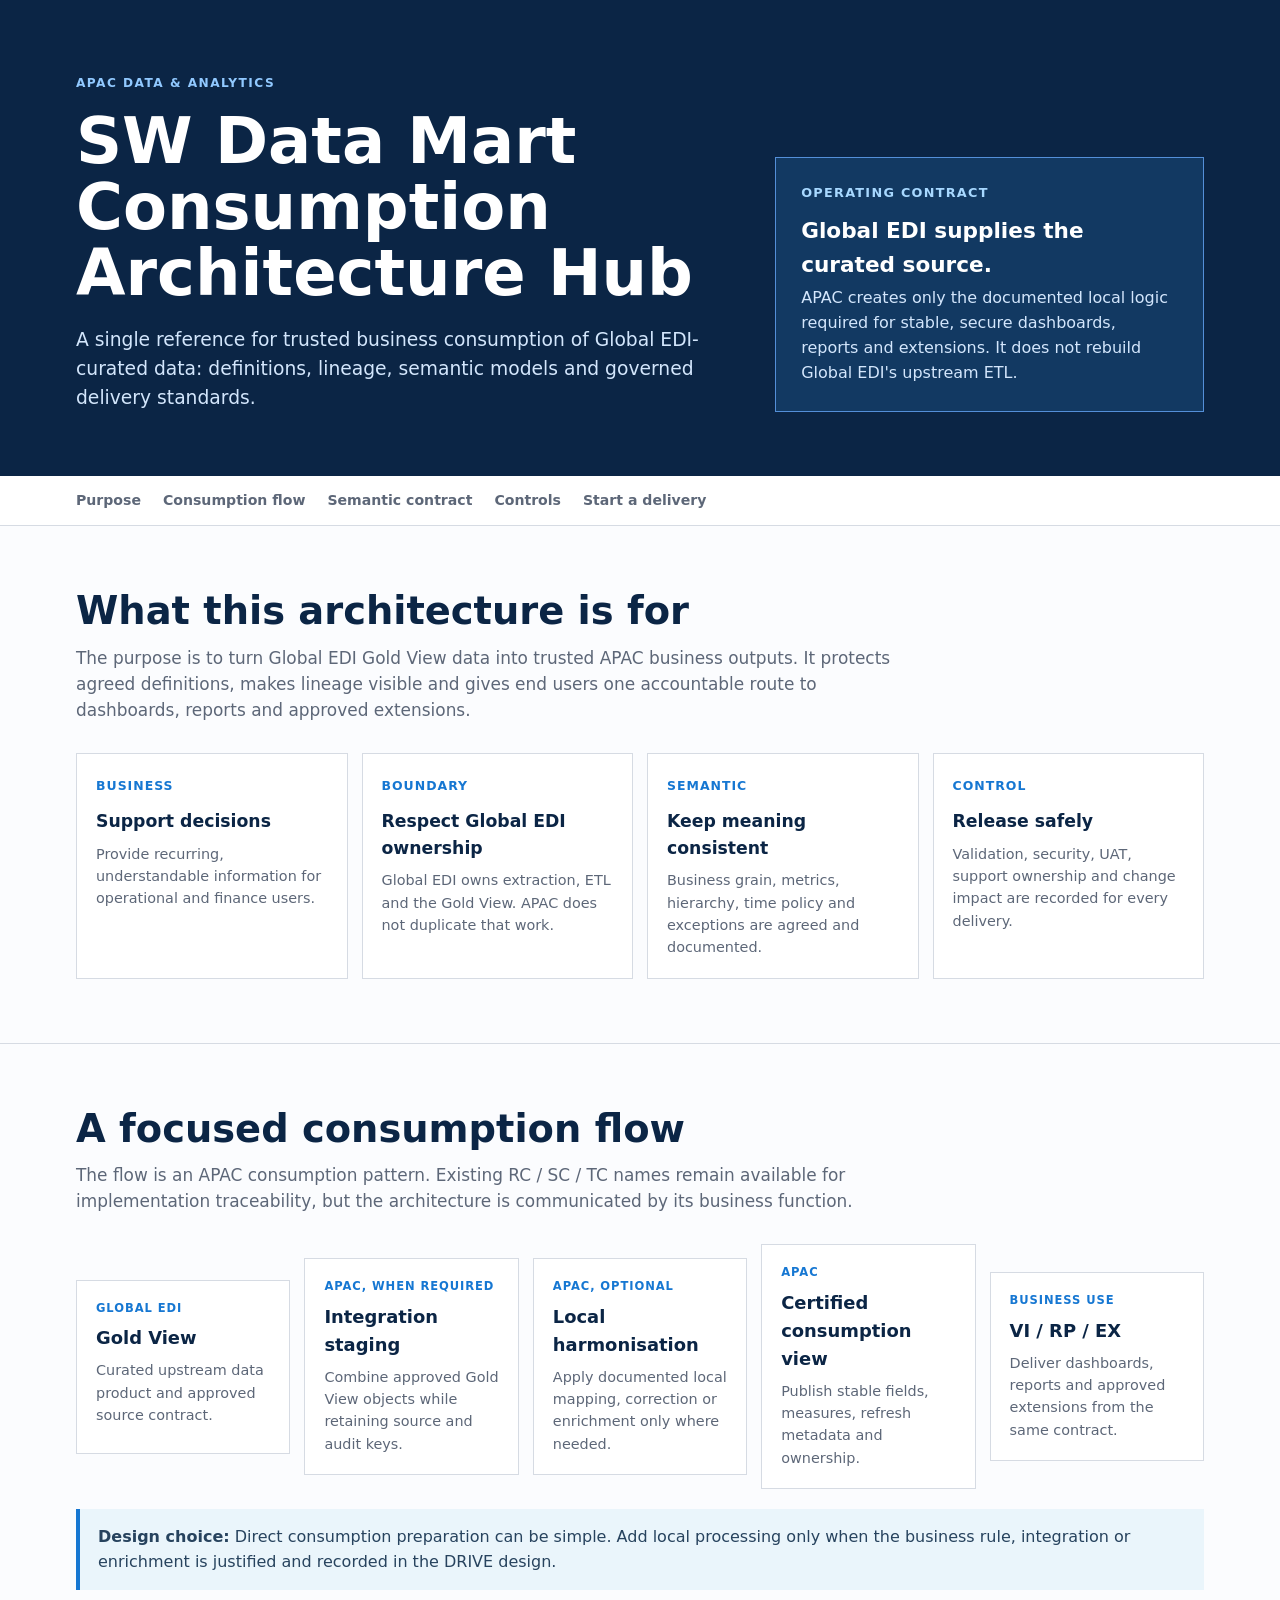
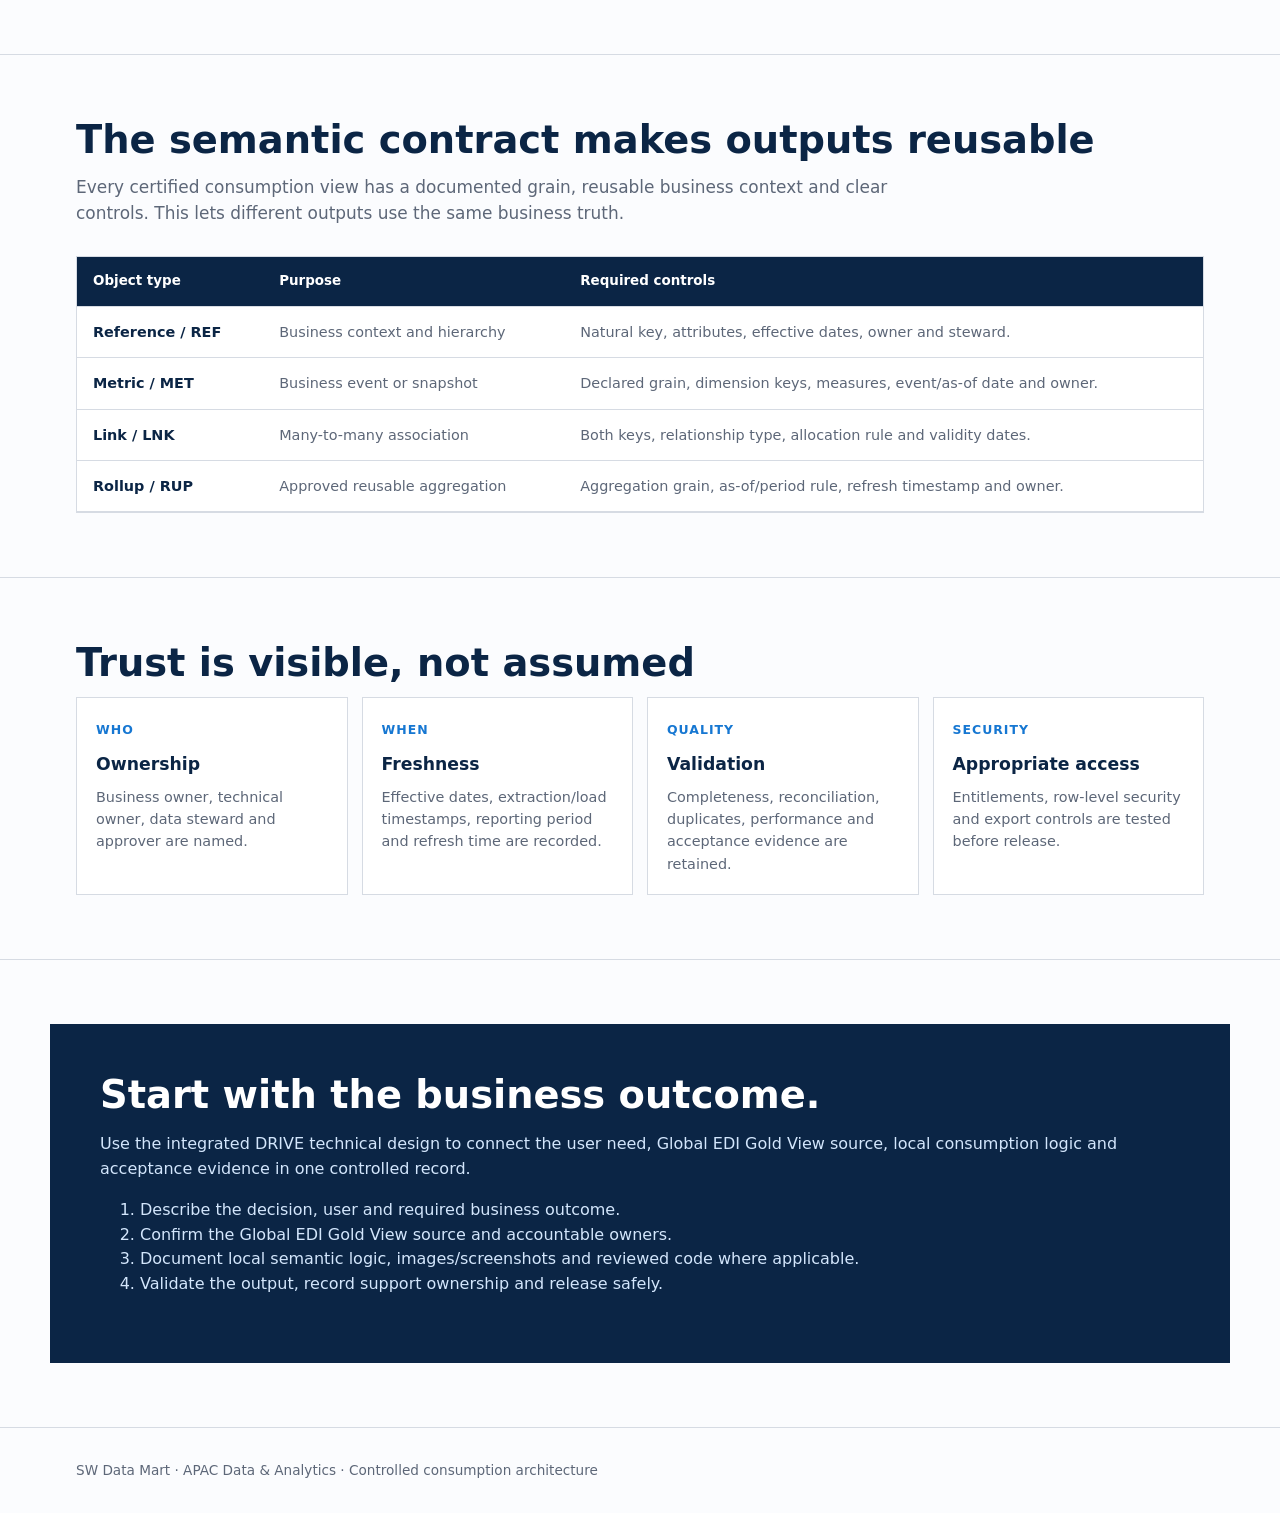
<file: architecture-hub/index.html>
<!doctype html><html lang="en"><head><meta charset="utf-8"><meta name="viewport" content="width=device-width,initial-scale=1"><meta http-equiv="refresh" content="0; url=../deliverables/SW_DataMart_Architecture_Hub.html"><title>SW Data Mart Architecture Hub</title></head><body><p>Opening the <a href="../deliverables/SW_DataMart_Architecture_Hub.html">SW Data Mart Consumption Architecture Hub</a>…</p></body></html>
</file>
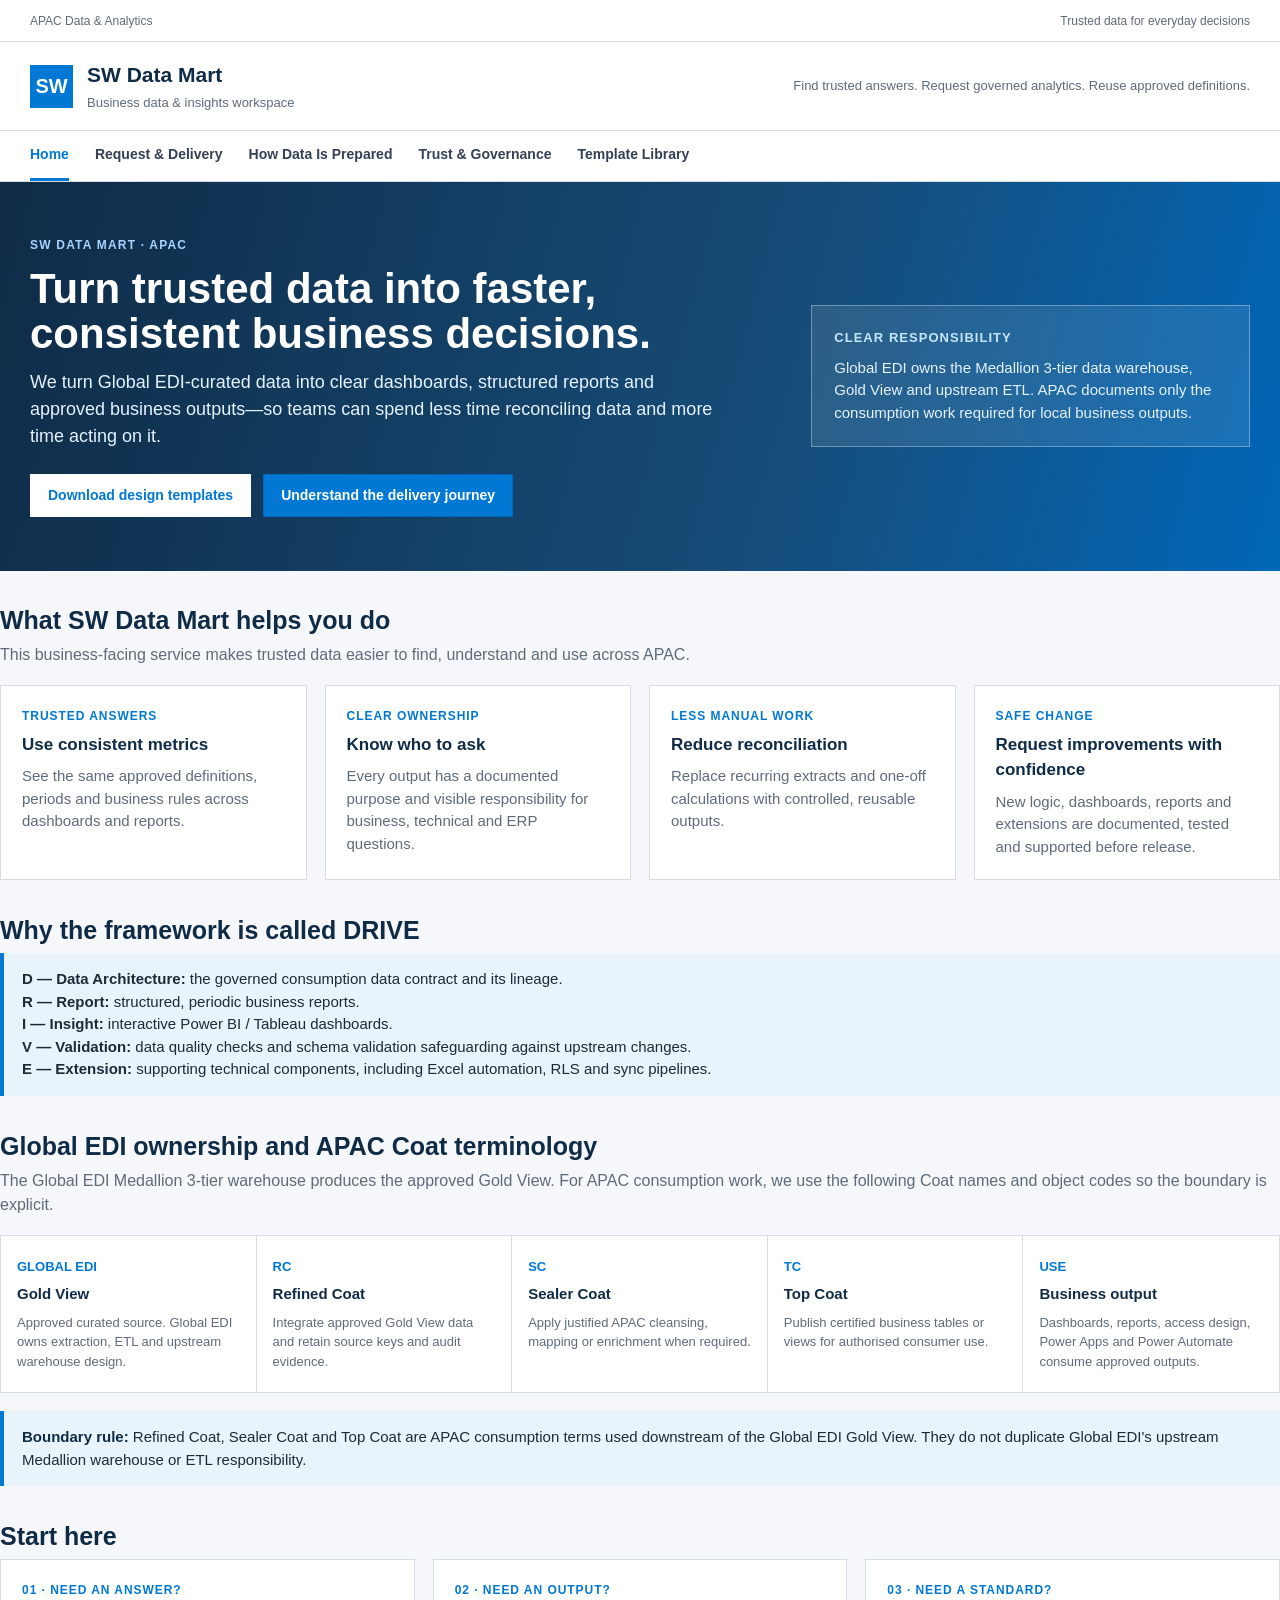
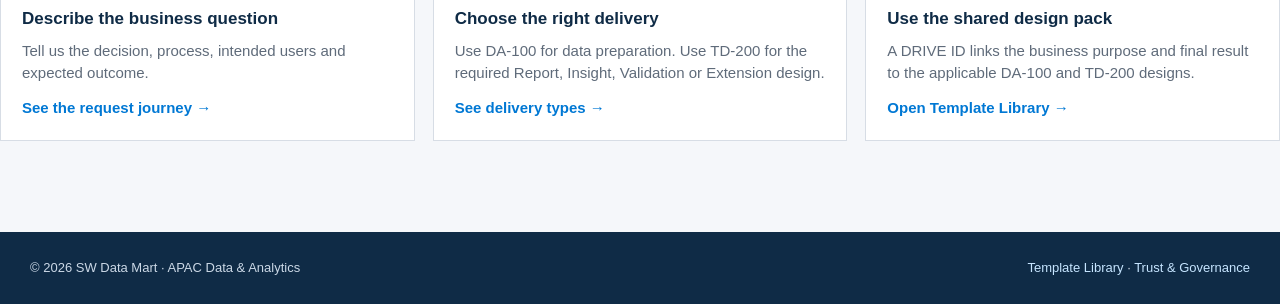
<file: sharepoint-site/index.html>
<!doctype html>
<html lang="en"><head><meta charset="utf-8"><meta name="viewport" content="width=device-width,initial-scale=1"><title>SW Data Mart | Home</title><link rel="stylesheet" href="assets/styles.css"></head>
<body>
  <div class="topbar"><div class="shell"><span>APAC Data &amp; Analytics</span><span>Trusted data for everyday decisions</span></div></div>
  <header class="sitehead"><div class="shell brandrow"><div class="brand"><div class="mark">SW</div><div><strong>SW Data Mart</strong><span>Business data &amp; insights workspace</span></div></div><div class="utility">Find trusted answers. Request governed analytics. Reuse approved definitions.</div></div></header>
  <nav><div class="shell"><a class="active" href="index.html">Home</a><a href="pages/drive-workspace.html">Request &amp; Delivery</a><a href="pages/architecture.html">How Data Is Prepared</a><a href="pages/governance.html">Trust &amp; Governance</a><a href="pages/template-library.html">Template Library</a></div></nav>
  <main>
    <section class="hero"><div class="shell"><div><div class="eyebrow">SW Data Mart · APAC</div><h1>Turn trusted data into faster, consistent business decisions.</h1><p>We turn Global EDI-curated data into clear dashboards, structured reports and approved business outputs—so teams can spend less time reconciling data and more time acting on it.</p><div class="actions"><a class="btn light" href="pages/template-library.html">Download design templates</a><a class="btn" href="pages/drive-workspace.html">Understand the delivery journey</a></div></div><aside class="hero-panel"><strong>Clear responsibility</strong><p>Global EDI owns the Medallion 3-tier data warehouse, Gold View and upstream ETL. APAC documents only the consumption work required for local business outputs.</p></aside></div></section>
    <div class="shell content">
      <section class="section"><h2>What SW Data Mart helps you do</h2><p class="intro">This business-facing service makes trusted data easier to find, understand and use across APAC.</p><div class="grid four"><article class="card"><div class="kicker">Trusted answers</div><h3>Use consistent metrics</h3><p>See the same approved definitions, periods and business rules across dashboards and reports.</p></article><article class="card"><div class="kicker">Clear ownership</div><h3>Know who to ask</h3><p>Every output has a documented purpose and visible responsibility for business, technical and ERP questions.</p></article><article class="card"><div class="kicker">Less manual work</div><h3>Reduce reconciliation</h3><p>Replace recurring extracts and one-off calculations with controlled, reusable outputs.</p></article><article class="card"><div class="kicker">Safe change</div><h3>Request improvements with confidence</h3><p>New logic, dashboards, reports and extensions are documented, tested and supported before release.</p></article></div></section>
      <section class="section"><h2>Why the framework is called DRIVE</h2><div class="notice"><strong>D — Data Architecture:</strong> the governed consumption data contract and its lineage.<br><strong>R — Report:</strong> structured, periodic business reports.<br><strong>I — Insight:</strong> interactive Power BI / Tableau dashboards.<br><strong>V — Validation:</strong> data quality checks and schema validation safeguarding against upstream changes.<br><strong>E — Extension:</strong> supporting technical components, including Excel automation, RLS and sync pipelines.</div></section>
      <section class="section"><h2>Global EDI ownership and APAC Coat terminology</h2><p class="intro">The Global EDI Medallion 3-tier warehouse produces the approved Gold View. For APAC consumption work, we use the following Coat names and object codes so the boundary is explicit.</p><div class="process"><div class="item"><span class="num">GLOBAL EDI</span><strong>Gold View</strong><p>Approved curated source. Global EDI owns extraction, ETL and upstream warehouse design.</p></div><div class="item"><span class="num">RC</span><strong>Refined Coat</strong><p>Integrate approved Gold View data and retain source keys and audit evidence.</p></div><div class="item"><span class="num">SC</span><strong>Sealer Coat</strong><p>Apply justified APAC cleansing, mapping or enrichment when required.</p></div><div class="item"><span class="num">TC</span><strong>Top Coat</strong><p>Publish certified business tables or views for authorised consumer use.</p></div><div class="item"><span class="num">USE</span><strong>Business output</strong><p>Dashboards, reports, access design, Power Apps and Power Automate consume approved outputs.</p></div></div><div class="notice" style="margin-top:18px"><b>Boundary rule:</b> Refined Coat, Sealer Coat and Top Coat are APAC consumption terms used downstream of the Global EDI Gold View. They do not duplicate Global EDI's upstream Medallion warehouse or ETL responsibility.</div></section>
      <section class="section"><h2>Start here</h2><div class="grid three"><article class="card"><div class="kicker">01 · Need an answer?</div><h3>Describe the business question</h3><p>Tell us the decision, process, intended users and expected outcome.</p><p style="margin-top:12px"><a href="pages/drive-workspace.html">See the request journey →</a></p></article><article class="card"><div class="kicker">02 · Need an output?</div><h3>Choose the right delivery</h3><p>Use DA-100 for data preparation. Use TD-200 for the required Report, Insight, Validation or Extension design.</p><p style="margin-top:12px"><a href="pages/drive-workspace.html">See delivery types →</a></p></article><article class="card"><div class="kicker">03 · Need a standard?</div><h3>Use the shared design pack</h3><p>A DRIVE ID links the business purpose and final result to the applicable DA-100 and TD-200 designs.</p><p style="margin-top:12px"><a href="pages/template-library.html">Open Template Library →</a></p></article></div></section>
    </div>
  </main>
  <footer class="footer"><div class="shell"><span>© <span data-year></span> SW Data Mart · APAC Data &amp; Analytics</span><span><a href="pages/template-library.html">Template Library</a> · <a href="pages/governance.html">Trust &amp; Governance</a></span></div></footer><script src="assets/site.js"></script>
</body></html>
</file>
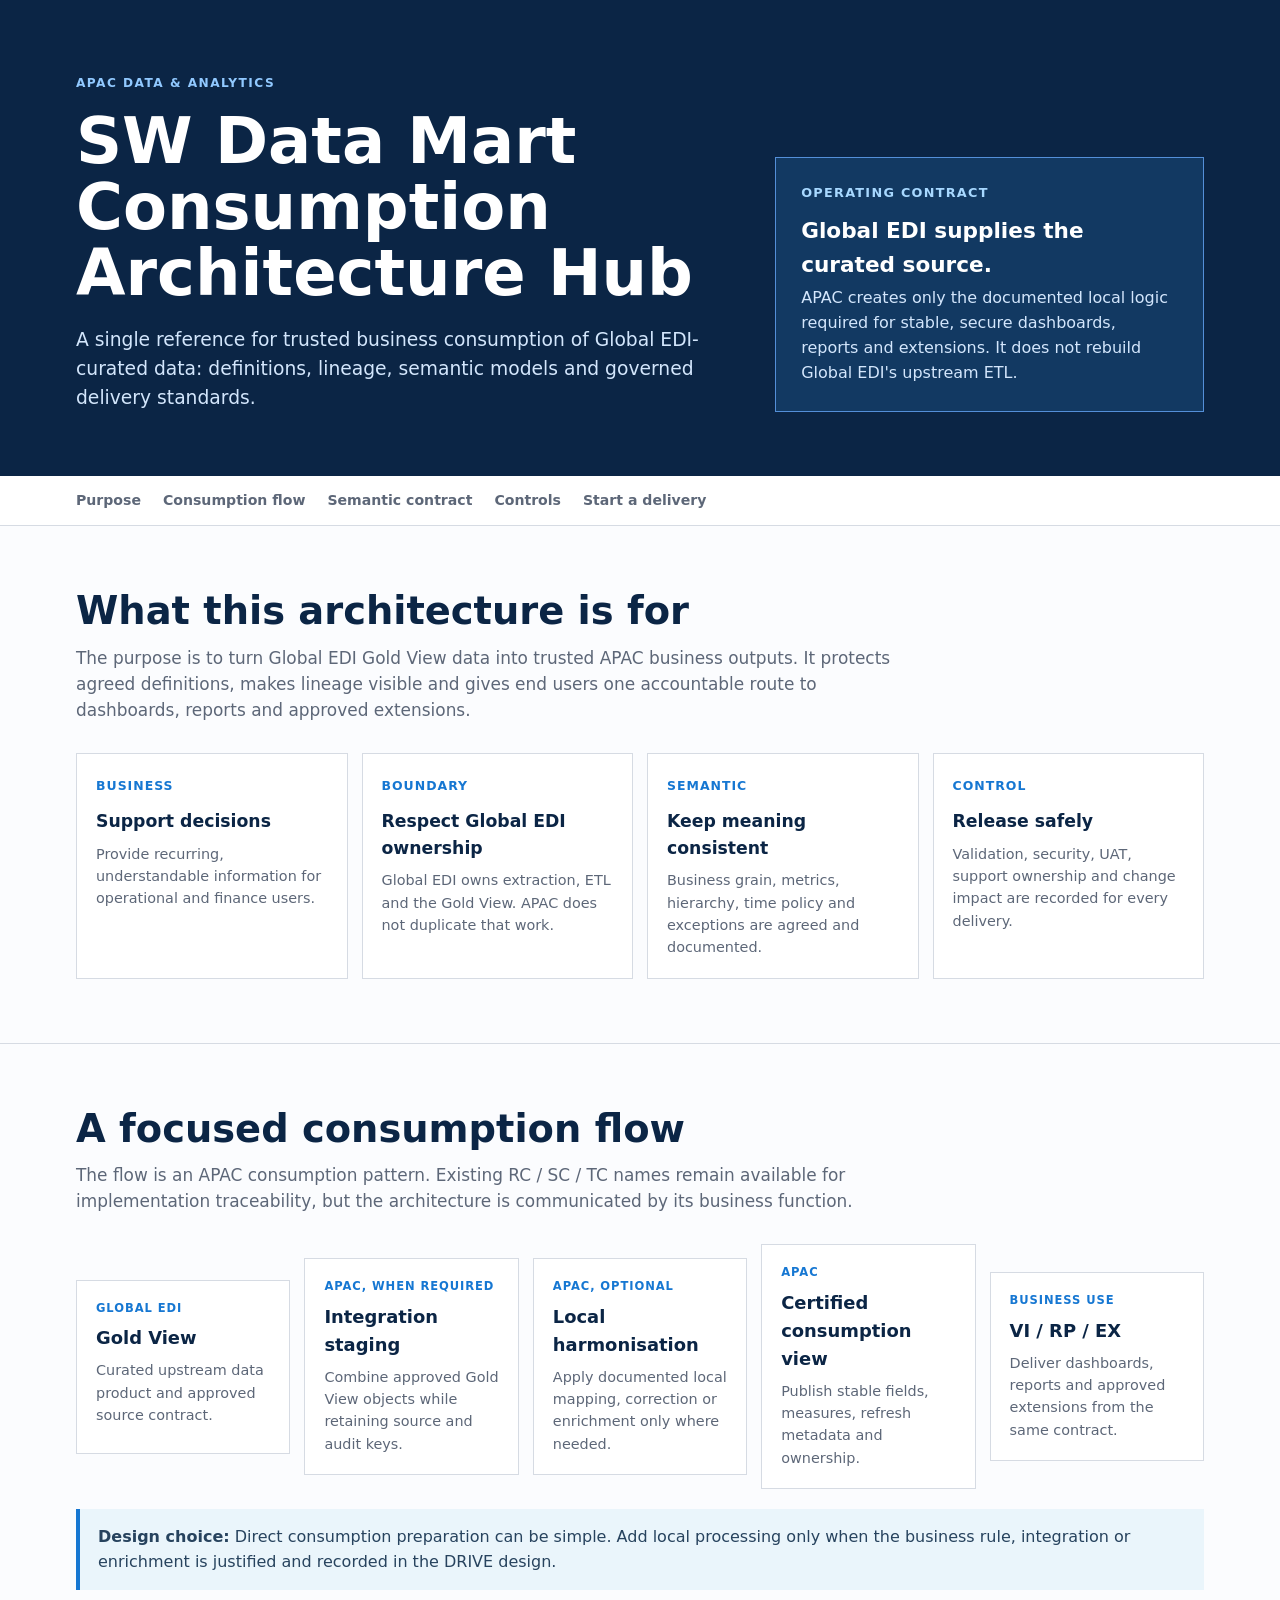
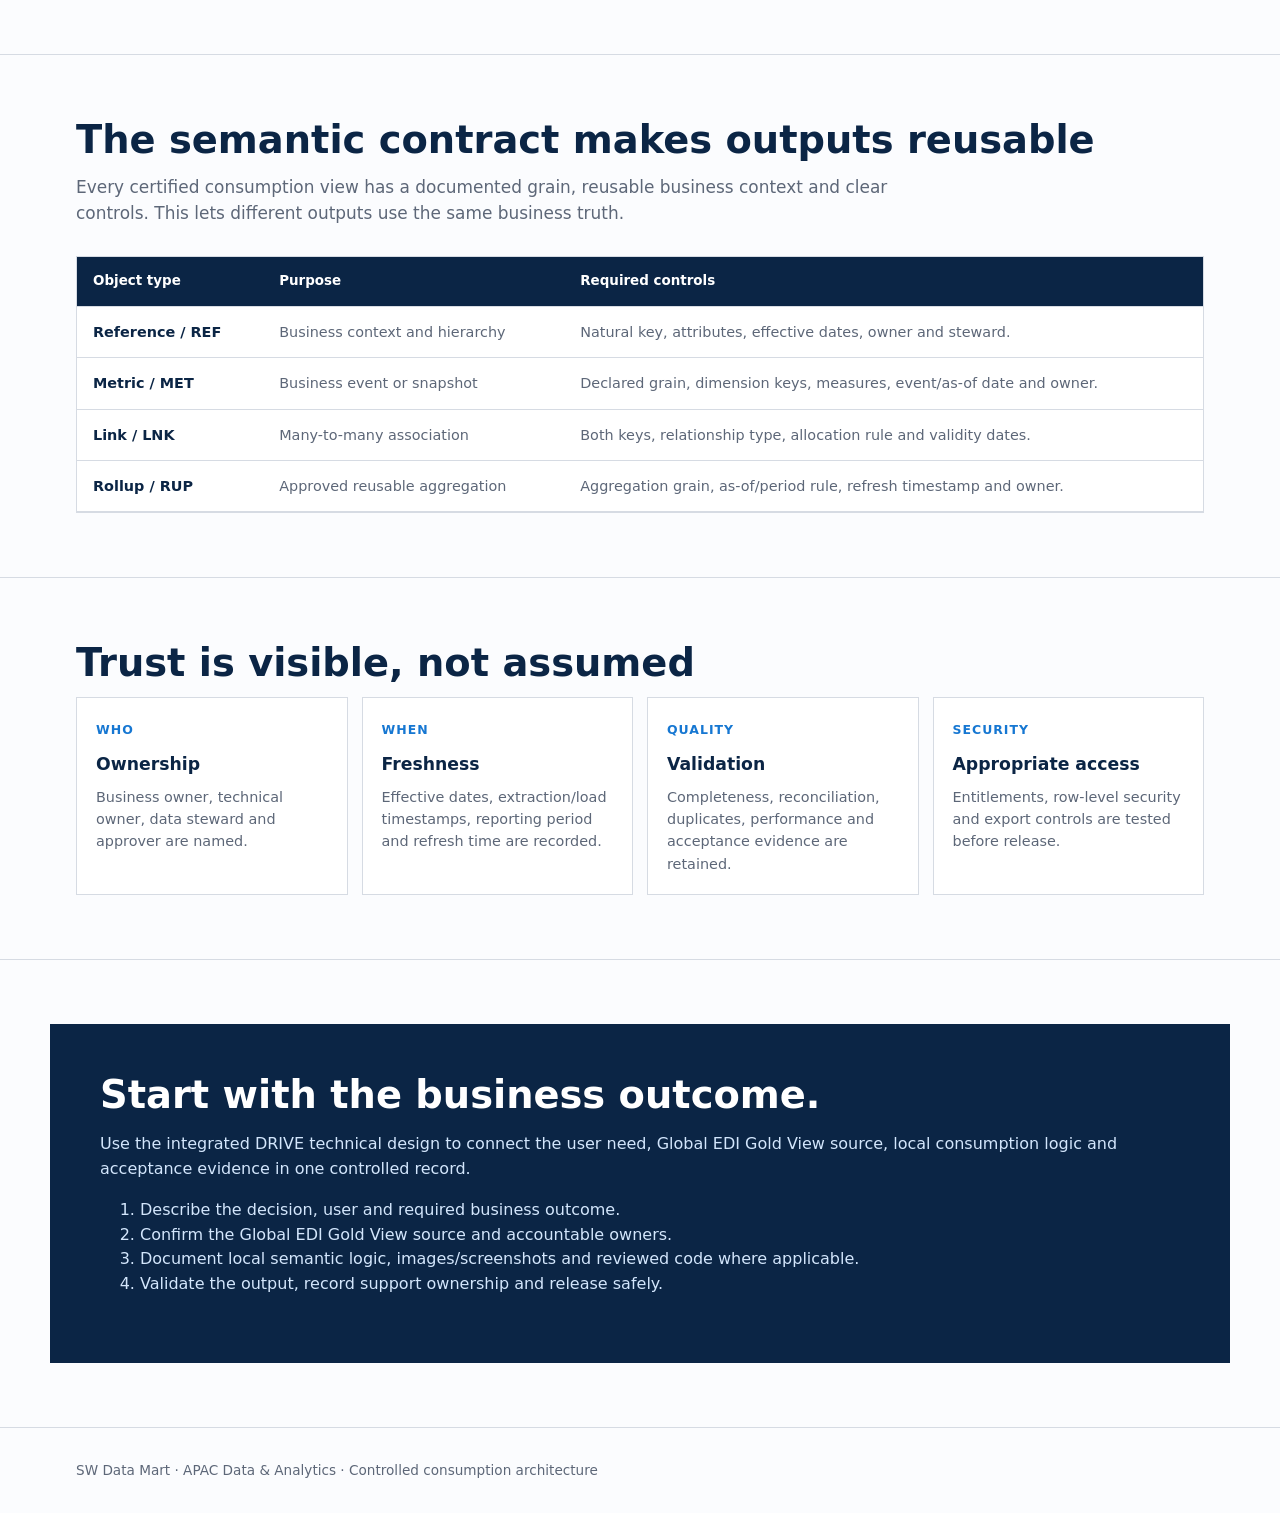
<file: deliverables/SW_DataMart_Architecture_Hub.html>
<!doctype html><html lang="en"><head><meta charset="utf-8"><meta name="viewport" content="width=device-width,initial-scale=1"><title>SW Data Mart | Consumption Architecture Hub</title><style>:root{--ink:#0b2545;--text:#172033;--muted:#5d6778;--line:#d6dbe3;--soft:#f4f6f9;--blue:#1677d2;--teal:#0f766e;--white:#fff}*{box-sizing:border-box}body{margin:0;background:#fbfcfe;color:var(--text);font:16px/1.55 Inter,ui-sans-serif,system-ui,-apple-system,BlinkMacSystemFont,"Segoe UI",sans-serif}.wrap{max-width:1180px;margin:auto;padding:0 26px}.hero{background:var(--ink);color:white;padding:74px 0 64px}.eyebrow{letter-spacing:.12em;text-transform:uppercase;font-size:.76rem;font-weight:800;color:#91c9ff}.hero h1{max-width:850px;font-size:clamp(2.5rem,5vw,4.7rem);line-height:1.03;margin:16px 0 18px}.hero p{max-width:735px;margin:0;color:#d3e6fc;font-size:1.17rem}.hero-grid{display:grid;grid-template-columns:1.2fr .8fr;gap:56px;align-items:end}.contract{border:1px solid #548fd8;background:#123962;padding:25px}.contract b{display:block;color:#a7d8ff;font-size:.8rem;text-transform:uppercase;letter-spacing:.1em}.contract strong{display:block;font-size:1.35rem;margin:12px 0 5px}.contract span{color:#d3e6fc}.nav{position:sticky;top:0;z-index:3;background:#fff;border-bottom:1px solid var(--line)}.nav .wrap{display:flex;gap:22px;overflow:auto;padding-top:14px;padding-bottom:14px}.nav a{white-space:nowrap;color:var(--muted);text-decoration:none;font-size:.88rem;font-weight:700}.nav a:hover{color:var(--blue)}section{padding:64px 0;border-bottom:1px solid var(--line)}h2{font-size:clamp(1.8rem,3vw,2.7rem);line-height:1.1;color:var(--ink);margin:0 0 12px}h3{font-size:1.08rem;color:var(--ink);margin:0 0 8px}.lead{max-width:840px;color:var(--muted);font-size:1.06rem;margin:0 0 30px}.flow,.grid{display:grid;gap:14px}.flow{grid-template-columns:repeat(5,1fr);align-items:center}.step,.card{background:white;border:1px solid var(--line);padding:19px}.step{min-height:174px}.tag{font-size:.72rem;font-weight:800;letter-spacing:.08em;color:var(--blue);text-transform:uppercase}.step strong{display:block;margin:7px 0;color:var(--ink);font-size:1.12rem}.step p,.card p{font-size:.9rem;color:var(--muted);margin:0}.note{margin-top:20px;background:#eaf5fb;padding:16px 18px;border-left:4px solid var(--blue);color:#27435e}.grid{grid-template-columns:repeat(4,1fr)}.card{min-height:190px}.card .code{display:inline-block;margin-bottom:12px;font-size:.78rem;font-weight:800;letter-spacing:.08em;color:var(--blue)}.table-wrap{overflow:auto;border:1px solid var(--line);background:white}table{border-collapse:collapse;width:100%;min-width:720px}th,td{padding:14px 16px;text-align:left;vertical-align:top;border-bottom:1px solid var(--line)}th{background:var(--ink);color:#fff;font-size:.84rem}td{font-size:.9rem;color:var(--muted)}td:first-child{font-weight:800;color:var(--ink)}.cta{background:var(--ink);color:white;padding:50px}.cta h2{color:white}.cta p,.cta li{color:#d3e6fc}.footer{padding:32px 0;color:var(--muted);font-size:.85rem}@media(max-width:850px){.hero-grid,.flow,.grid{grid-template-columns:repeat(2,1fr)}}@media(max-width:530px){.wrap{padding:0 18px}.hero{padding:54px 0}.hero-grid,.flow,.grid{grid-template-columns:1fr}section{padding:48px 0}}</style></head><body>
<header class="hero"><div class="wrap hero-grid"><div><div class="eyebrow">APAC Data &amp; Analytics</div><h1>SW Data Mart<br>Consumption Architecture Hub</h1><p>A single reference for trusted business consumption of Global EDI-curated data: definitions, lineage, semantic models and governed delivery standards.</p></div><aside class="contract"><b>Operating contract</b><strong>Global EDI supplies the curated source.</strong><span>APAC creates only the documented local logic required for stable, secure dashboards, reports and extensions. It does not rebuild Global EDI's upstream ETL.</span></aside></div></header>
<nav class="nav"><div class="wrap"><a href="#purpose">Purpose</a><a href="#flow">Consumption flow</a><a href="#semantic">Semantic contract</a><a href="#controls">Controls</a><a href="#start">Start a delivery</a></div></nav><main>
<section id="purpose"><div class="wrap"><h2>What this architecture is for</h2><p class="lead">The purpose is to turn Global EDI Gold View data into trusted APAC business outputs. It protects agreed definitions, makes lineage visible and gives end users one accountable route to dashboards, reports and approved extensions.</p><div class="grid"><article class="card"><span class="code">BUSINESS</span><h3>Support decisions</h3><p>Provide recurring, understandable information for operational and finance users.</p></article><article class="card"><span class="code">BOUNDARY</span><h3>Respect Global EDI ownership</h3><p>Global EDI owns extraction, ETL and the Gold View. APAC does not duplicate that work.</p></article><article class="card"><span class="code">SEMANTIC</span><h3>Keep meaning consistent</h3><p>Business grain, metrics, hierarchy, time policy and exceptions are agreed and documented.</p></article><article class="card"><span class="code">CONTROL</span><h3>Release safely</h3><p>Validation, security, UAT, support ownership and change impact are recorded for every delivery.</p></article></div></div></section>
<section id="flow"><div class="wrap"><h2>A focused consumption flow</h2><p class="lead">The flow is an APAC consumption pattern. Existing RC / SC / TC names remain available for implementation traceability, but the architecture is communicated by its business function.</p><div class="flow"><div class="step"><div class="tag">Global EDI</div><strong>Gold View</strong><p>Curated upstream data product and approved source contract.</p></div><div class="step"><div class="tag">APAC, when required</div><strong>Integration staging</strong><p>Combine approved Gold View objects while retaining source and audit keys.</p></div><div class="step"><div class="tag">APAC, optional</div><strong>Local harmonisation</strong><p>Apply documented local mapping, correction or enrichment only where needed.</p></div><div class="step"><div class="tag">APAC</div><strong>Certified consumption view</strong><p>Publish stable fields, measures, refresh metadata and ownership.</p></div><div class="step"><div class="tag">Business use</div><strong>VI / RP / EX</strong><p>Deliver dashboards, reports and approved extensions from the same contract.</p></div></div><div class="note"><strong>Design choice:</strong> Direct consumption preparation can be simple. Add local processing only when the business rule, integration or enrichment is justified and recorded in the DRIVE design.</div></div></section>
<section id="semantic"><div class="wrap"><h2>The semantic contract makes outputs reusable</h2><p class="lead">Every certified consumption view has a documented grain, reusable business context and clear controls. This lets different outputs use the same business truth.</p><div class="table-wrap"><table><thead><tr><th>Object type</th><th>Purpose</th><th>Required controls</th></tr></thead><tbody><tr><td>Reference / REF</td><td>Business context and hierarchy</td><td>Natural key, attributes, effective dates, owner and steward.</td></tr><tr><td>Metric / MET</td><td>Business event or snapshot</td><td>Declared grain, dimension keys, measures, event/as-of date and owner.</td></tr><tr><td>Link / LNK</td><td>Many-to-many association</td><td>Both keys, relationship type, allocation rule and validity dates.</td></tr><tr><td>Rollup / RUP</td><td>Approved reusable aggregation</td><td>Aggregation grain, as-of/period rule, refresh timestamp and owner.</td></tr></tbody></table></div></div></section>
<section id="controls"><div class="wrap"><h2>Trust is visible, not assumed</h2><div class="grid"><article class="card"><span class="code">WHO</span><h3>Ownership</h3><p>Business owner, technical owner, data steward and approver are named.</p></article><article class="card"><span class="code">WHEN</span><h3>Freshness</h3><p>Effective dates, extraction/load timestamps, reporting period and refresh time are recorded.</p></article><article class="card"><span class="code">QUALITY</span><h3>Validation</h3><p>Completeness, reconciliation, duplicates, performance and acceptance evidence are retained.</p></article><article class="card"><span class="code">SECURITY</span><h3>Appropriate access</h3><p>Entitlements, row-level security and export controls are tested before release.</p></article></div></div></section>
<section id="start"><div class="wrap cta"><h2>Start with the business outcome.</h2><p>Use the integrated DRIVE technical design to connect the user need, Global EDI Gold View source, local consumption logic and acceptance evidence in one controlled record.</p><ol><li>Describe the decision, user and required business outcome.</li><li>Confirm the Global EDI Gold View source and accountable owners.</li><li>Document local semantic logic, images/screenshots and reviewed code where applicable.</li><li>Validate the output, record support ownership and release safely.</li></ol></div></section></main><footer class="footer"><div class="wrap">SW Data Mart · APAC Data &amp; Analytics · Controlled consumption architecture</div></footer></body></html>
</file>
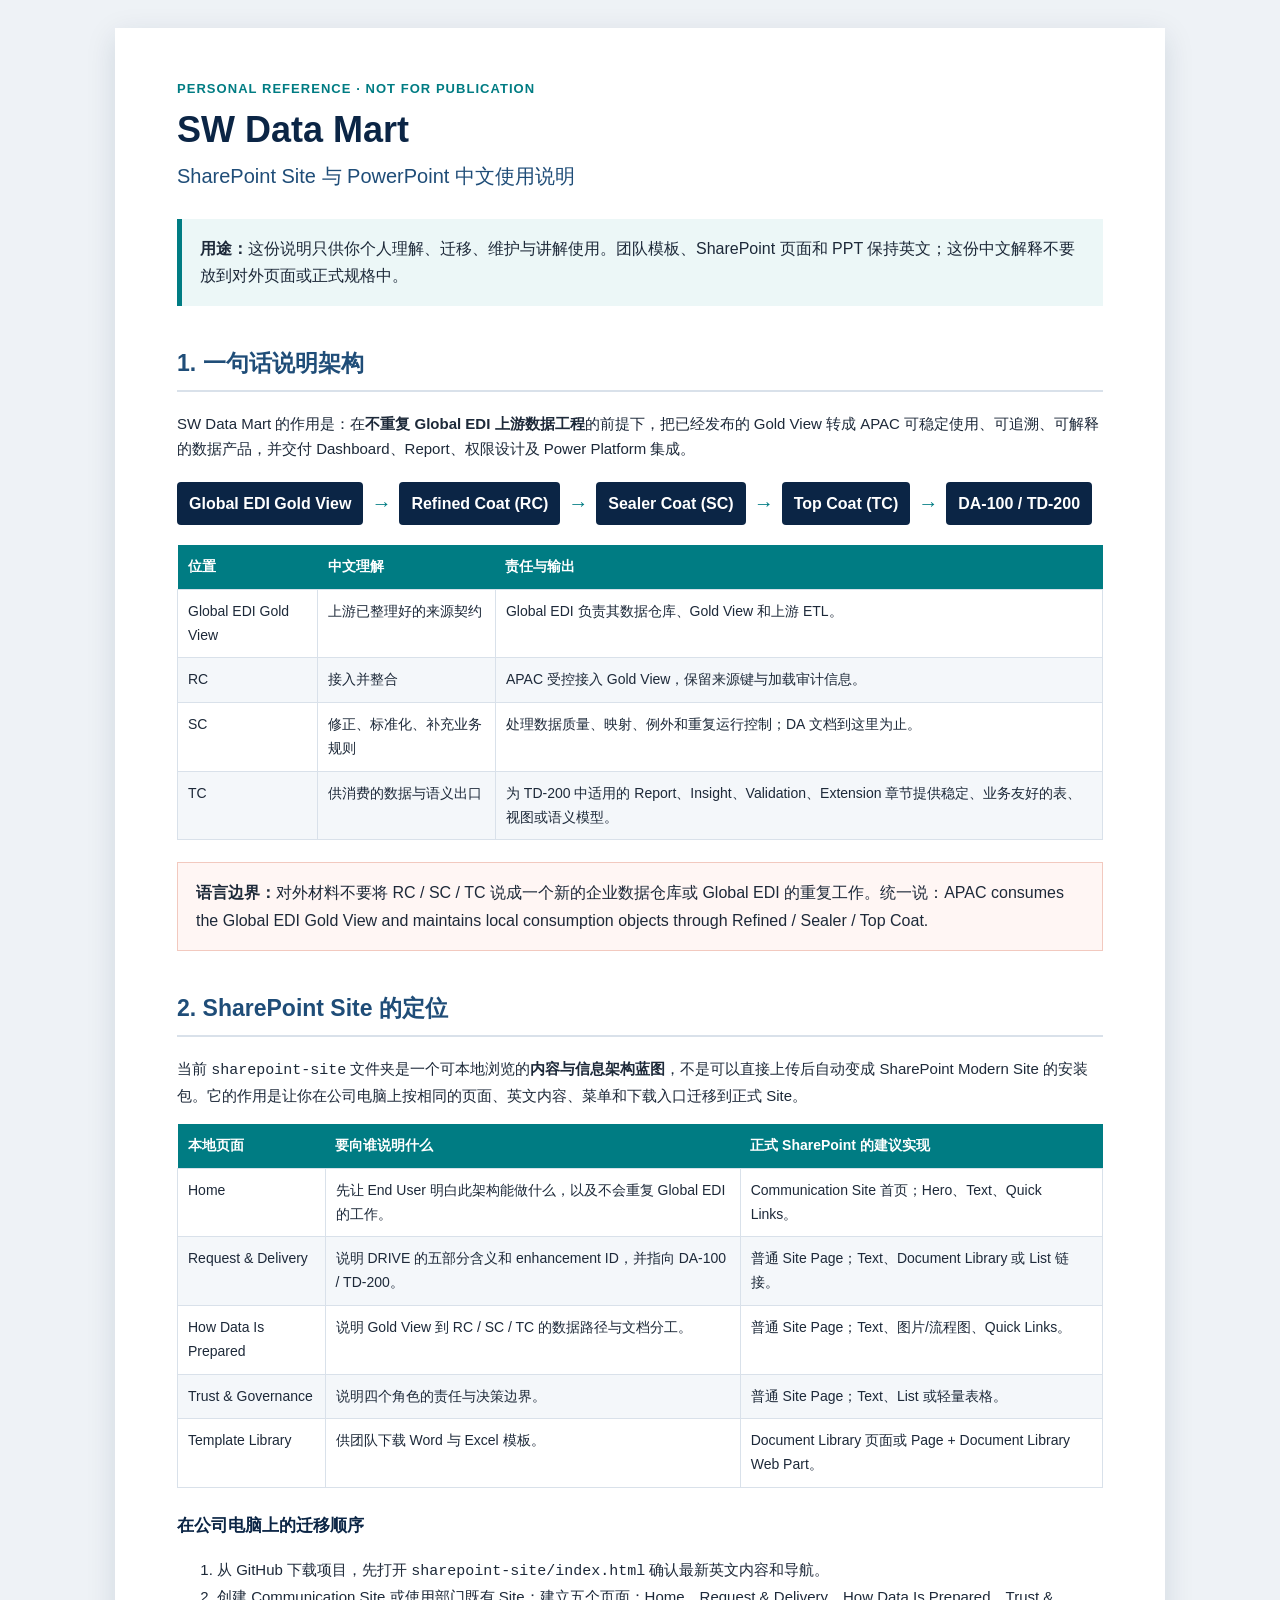
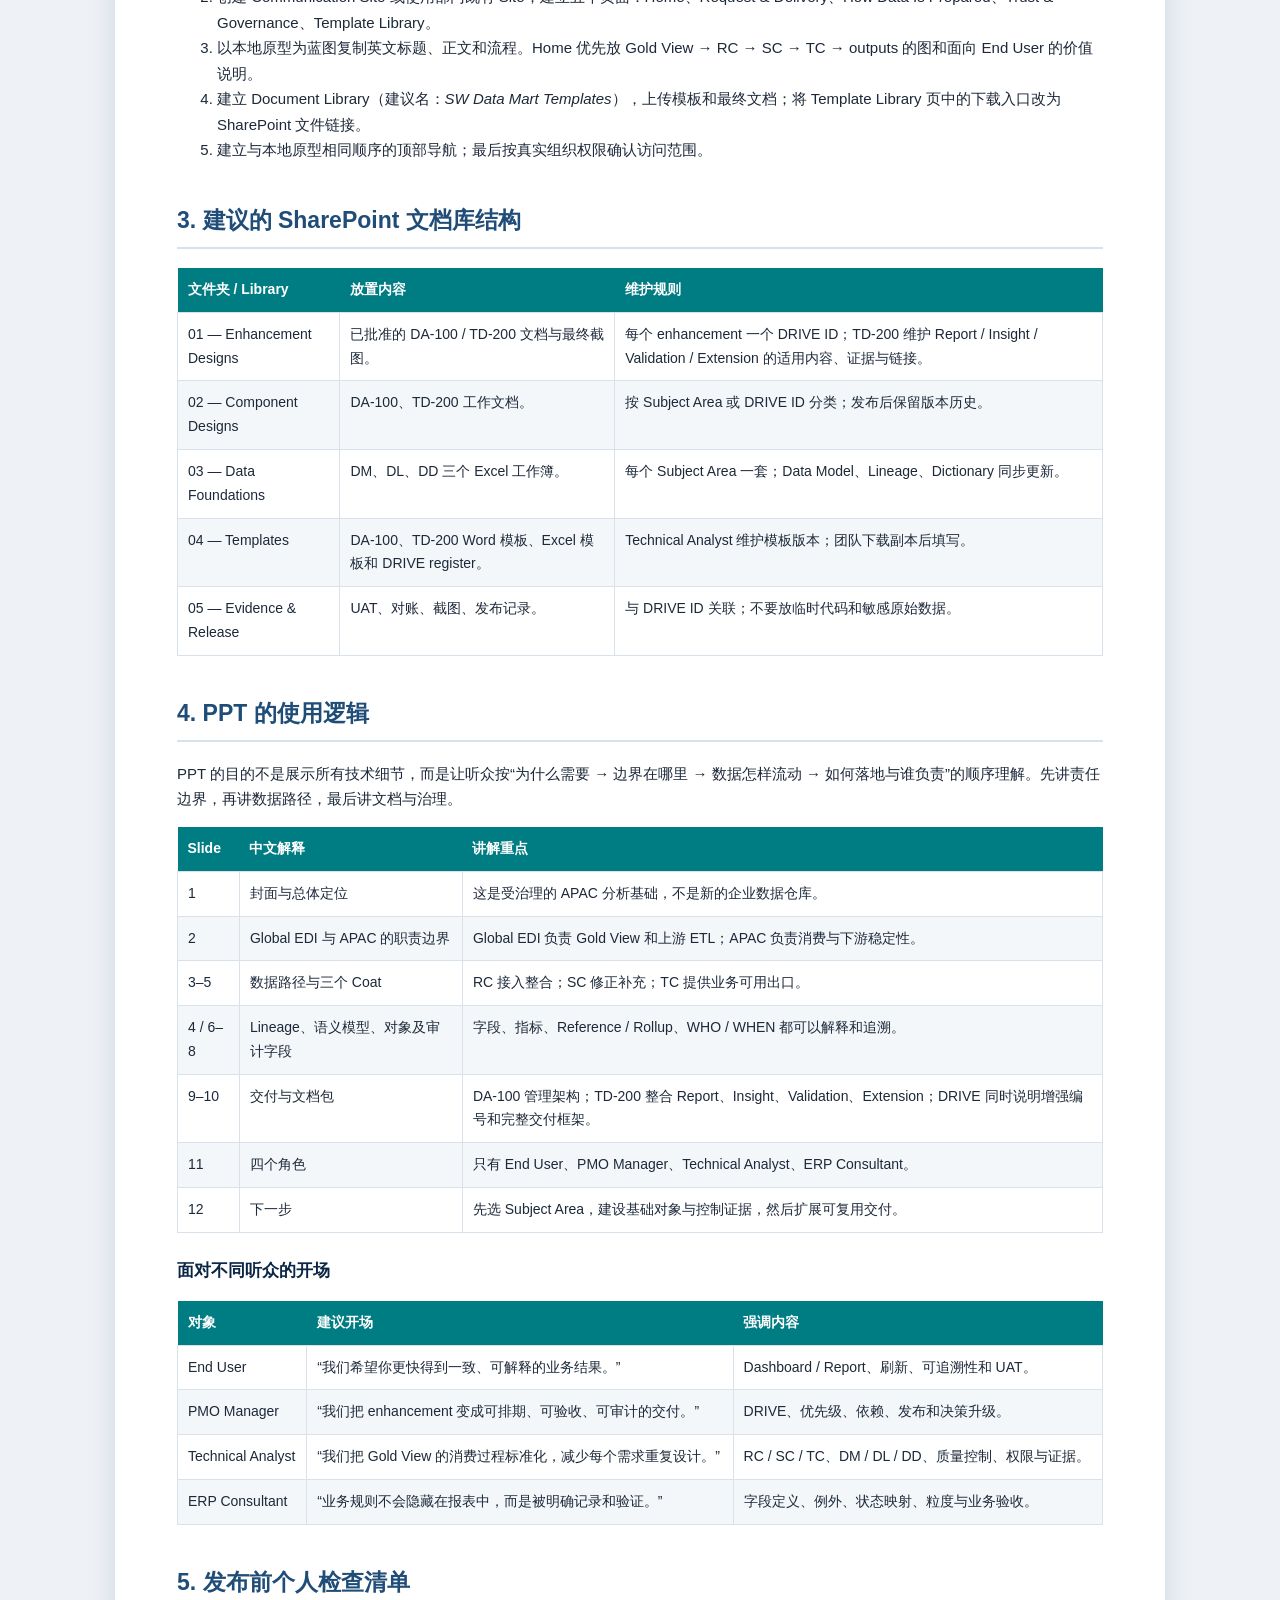
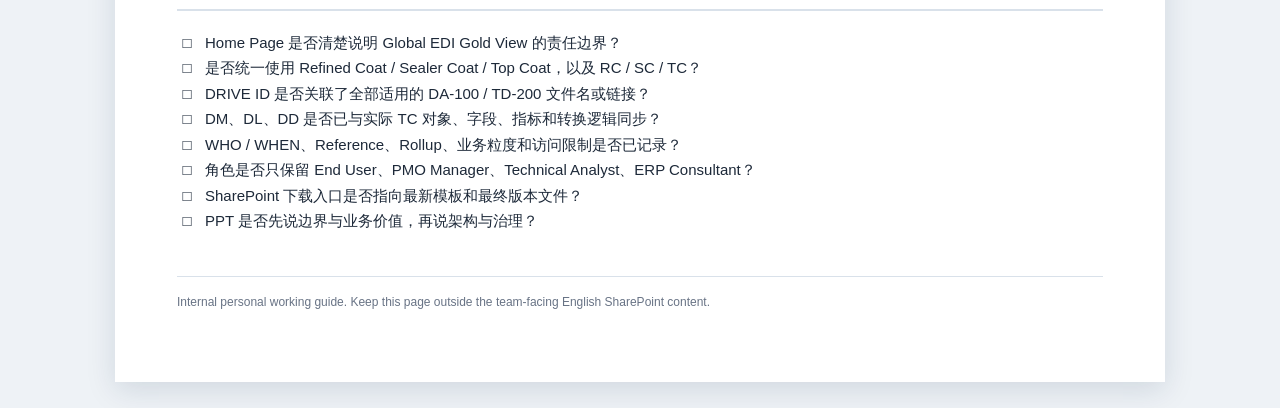
<file: deliverables/personal-guidance/SW_DataMart_SharePoint_and_PowerPoint_CN_Guide.html>
<!doctype html>
<html lang="zh-CN">
<head>
  <meta charset="utf-8">
  <meta name="viewport" content="width=device-width,initial-scale=1">
  <title>SW Data Mart｜SharePoint 与 PPT 中文使用说明</title>
  <style>
    :root{--navy:#0b2545;--blue:#1f4d78;--teal:#007c83;--paper:#f4f7fa;--line:#d9e1ea;--ink:#1d2939}*{box-sizing:border-box}body{margin:0;background:#eef2f6;color:var(--ink);font-family:-apple-system,BlinkMacSystemFont,"PingFang SC","Microsoft YaHei",Arial,sans-serif;line-height:1.7}.page{max-width:1050px;margin:28px auto;background:#fff;box-shadow:0 8px 28px #0b254520;padding:50px 62px 70px}.eyebrow{color:var(--teal);font-size:13px;font-weight:700;letter-spacing:.08em;text-transform:uppercase}.title{color:var(--navy);font-size:36px;line-height:1.2;margin:8px 0}.sub{color:var(--blue);font-size:20px;margin:0 0 26px}.notice{border-left:5px solid var(--teal);background:#ecf7f7;padding:16px 18px;margin:24px 0}.flow{display:flex;gap:8px;align-items:center;flex-wrap:wrap;margin:20px 0}.flow span{background:var(--navy);color:white;padding:8px 12px;border-radius:4px;font-weight:700}.flow b{color:var(--teal);font-size:20px}h2{color:var(--blue);font-size:23px;border-bottom:2px solid var(--line);padding-bottom:7px;margin-top:38px}h3{color:var(--navy);font-size:17px;margin:24px 0 8px}p,li{font-size:15px}table{width:100%;border-collapse:collapse;margin:15px 0 22px;font-size:14px}th{background:var(--teal);color:white;text-align:left;padding:10px}td{border:1px solid var(--line);padding:10px;vertical-align:top}tr:nth-child(even) td{background:var(--paper)}ul{padding-left:23px}.check li{list-style:"□  ";padding-left:5px}.muted{color:#5b6573;font-size:13px}.do-not{background:#fff6f4;border:1px solid #f2c9bf;padding:16px 18px}.footer{margin-top:42px;padding-top:15px;border-top:1px solid var(--line);color:#687385;font-size:12px}@media(max-width:760px){.page{margin:0;padding:28px 20px}.title{font-size:29px}table{font-size:13px;display:block;overflow-x:auto;white-space:normal}}
  </style>
</head>
<body><main class="page">
  <div class="eyebrow">Personal reference · not for publication</div>
  <h1 class="title">SW Data Mart</h1>
  <p class="sub">SharePoint Site 与 PowerPoint 中文使用说明</p>
  <div class="notice"><strong>用途：</strong>这份说明只供你个人理解、迁移、维护与讲解使用。团队模板、SharePoint 页面和 PPT 保持英文；这份中文解释不要放到对外页面或正式规格中。</div>

  <h2>1. 一句话说明架构</h2>
  <p>SW Data Mart 的作用是：在<strong>不重复 Global EDI 上游数据工程</strong>的前提下，把已经发布的 Gold View 转成 APAC 可稳定使用、可追溯、可解释的数据产品，并交付 Dashboard、Report、权限设计及 Power Platform 集成。</p>
  <div class="flow"><span>Global EDI Gold View</span><b>→</b><span>Refined Coat (RC)</span><b>→</b><span>Sealer Coat (SC)</span><b>→</b><span>Top Coat (TC)</span><b>→</b><span>DA-100 / TD-200</span></div>
  <table><thead><tr><th>位置</th><th>中文理解</th><th>责任与输出</th></tr></thead><tbody>
    <tr><td>Global EDI Gold View</td><td>上游已整理好的来源契约</td><td>Global EDI 负责其数据仓库、Gold View 和上游 ETL。</td></tr>
    <tr><td>RC</td><td>接入并整合</td><td>APAC 受控接入 Gold View，保留来源键与加载审计信息。</td></tr>
    <tr><td>SC</td><td>修正、标准化、补充业务规则</td><td>处理数据质量、映射、例外和重复运行控制；DA 文档到这里为止。</td></tr>
    <tr><td>TC</td><td>供消费的数据与语义出口</td><td>为 TD-200 中适用的 Report、Insight、Validation、Extension 章节提供稳定、业务友好的表、视图或语义模型。</td></tr>
  </tbody></table>
  <div class="do-not"><strong>语言边界：</strong>对外材料不要将 RC / SC / TC 说成一个新的企业数据仓库或 Global EDI 的重复工作。统一说：APAC consumes the Global EDI Gold View and maintains local consumption objects through Refined / Sealer / Top Coat.</div>

  <h2>2. SharePoint Site 的定位</h2>
  <p>当前 <code>sharepoint-site</code> 文件夹是一个可本地浏览的<strong>内容与信息架构蓝图</strong>，不是可以直接上传后自动变成 SharePoint Modern Site 的安装包。它的作用是让你在公司电脑上按相同的页面、英文内容、菜单和下载入口迁移到正式 Site。</p>
  <table><thead><tr><th>本地页面</th><th>要向谁说明什么</th><th>正式 SharePoint 的建议实现</th></tr></thead><tbody>
    <tr><td>Home</td><td>先让 End User 明白此架构能做什么，以及不会重复 Global EDI 的工作。</td><td>Communication Site 首页；Hero、Text、Quick Links。</td></tr>
    <tr><td>Request &amp; Delivery</td><td>说明 DRIVE 的五部分含义和 enhancement ID，并指向 DA-100 / TD-200。</td><td>普通 Site Page；Text、Document Library 或 List 链接。</td></tr>
    <tr><td>How Data Is Prepared</td><td>说明 Gold View 到 RC / SC / TC 的数据路径与文档分工。</td><td>普通 Site Page；Text、图片/流程图、Quick Links。</td></tr>
    <tr><td>Trust &amp; Governance</td><td>说明四个角色的责任与决策边界。</td><td>普通 Site Page；Text、List 或轻量表格。</td></tr>
    <tr><td>Template Library</td><td>供团队下载 Word 与 Excel 模板。</td><td>Document Library 页面或 Page + Document Library Web Part。</td></tr>
  </tbody></table>

  <h3>在公司电脑上的迁移顺序</h3><ol>
    <li>从 GitHub 下载项目，先打开 <code>sharepoint-site/index.html</code> 确认最新英文内容和导航。</li>
    <li>创建 Communication Site 或使用部门既有 Site；建立五个页面：Home、Request &amp; Delivery、How Data Is Prepared、Trust &amp; Governance、Template Library。</li>
    <li>以本地原型为蓝图复制英文标题、正文和流程。Home 优先放 Gold View → RC → SC → TC → outputs 的图和面向 End User 的价值说明。</li>
    <li>建立 Document Library（建议名：<em>SW Data Mart Templates</em>），上传模板和最终文档；将 Template Library 页中的下载入口改为 SharePoint 文件链接。</li>
    <li>建立与本地原型相同顺序的顶部导航；最后按真实组织权限确认访问范围。</li>
  </ol>

  <h2>3. 建议的 SharePoint 文档库结构</h2>
  <table><thead><tr><th>文件夹 / Library</th><th>放置内容</th><th>维护规则</th></tr></thead><tbody>
    <tr><td>01 — Enhancement Designs</td><td>已批准的 DA-100 / TD-200 文档与最终截图。</td><td>每个 enhancement 一个 DRIVE ID；TD-200 维护 Report / Insight / Validation / Extension 的适用内容、证据与链接。</td></tr>
    <tr><td>02 — Component Designs</td><td>DA-100、TD-200 工作文档。</td><td>按 Subject Area 或 DRIVE ID 分类；发布后保留版本历史。</td></tr>
    <tr><td>03 — Data Foundations</td><td>DM、DL、DD 三个 Excel 工作簿。</td><td>每个 Subject Area 一套；Data Model、Lineage、Dictionary 同步更新。</td></tr>
    <tr><td>04 — Templates</td><td>DA-100、TD-200 Word 模板、Excel 模板和 DRIVE register。</td><td>Technical Analyst 维护模板版本；团队下载副本后填写。</td></tr>
    <tr><td>05 — Evidence &amp; Release</td><td>UAT、对账、截图、发布记录。</td><td>与 DRIVE ID 关联；不要放临时代码和敏感原始数据。</td></tr>
  </tbody></table>

  <h2>4. PPT 的使用逻辑</h2>
  <p>PPT 的目的不是展示所有技术细节，而是让听众按“为什么需要 → 边界在哪里 → 数据怎样流动 → 如何落地与谁负责”的顺序理解。先讲责任边界，再讲数据路径，最后讲文档与治理。</p>
  <table><thead><tr><th>Slide</th><th>中文解释</th><th>讲解重点</th></tr></thead><tbody>
    <tr><td>1</td><td>封面与总体定位</td><td>这是受治理的 APAC 分析基础，不是新的企业数据仓库。</td></tr>
    <tr><td>2</td><td>Global EDI 与 APAC 的职责边界</td><td>Global EDI 负责 Gold View 和上游 ETL；APAC 负责消费与下游稳定性。</td></tr>
    <tr><td>3–5</td><td>数据路径与三个 Coat</td><td>RC 接入整合；SC 修正补充；TC 提供业务可用出口。</td></tr>
    <tr><td>4 / 6–8</td><td>Lineage、语义模型、对象及审计字段</td><td>字段、指标、Reference / Rollup、WHO / WHEN 都可以解释和追溯。</td></tr>
    <tr><td>9–10</td><td>交付与文档包</td><td>DA-100 管理架构；TD-200 整合 Report、Insight、Validation、Extension；DRIVE 同时说明增强编号和完整交付框架。</td></tr>
    <tr><td>11</td><td>四个角色</td><td>只有 End User、PMO Manager、Technical Analyst、ERP Consultant。</td></tr>
    <tr><td>12</td><td>下一步</td><td>先选 Subject Area，建设基础对象与控制证据，然后扩展可复用交付。</td></tr>
  </tbody></table>

  <h3>面对不同听众的开场</h3>
  <table><thead><tr><th>对象</th><th>建议开场</th><th>强调内容</th></tr></thead><tbody>
    <tr><td>End User</td><td>“我们希望你更快得到一致、可解释的业务结果。”</td><td>Dashboard / Report、刷新、可追溯性和 UAT。</td></tr>
    <tr><td>PMO Manager</td><td>“我们把 enhancement 变成可排期、可验收、可审计的交付。”</td><td>DRIVE、优先级、依赖、发布和决策升级。</td></tr>
    <tr><td>Technical Analyst</td><td>“我们把 Gold View 的消费过程标准化，减少每个需求重复设计。”</td><td>RC / SC / TC、DM / DL / DD、质量控制、权限与证据。</td></tr>
    <tr><td>ERP Consultant</td><td>“业务规则不会隐藏在报表中，而是被明确记录和验证。”</td><td>字段定义、例外、状态映射、粒度与业务验收。</td></tr>
  </tbody></table>

  <h2>5. 发布前个人检查清单</h2><ul class="check">
    <li>Home Page 是否清楚说明 Global EDI Gold View 的责任边界？</li>
    <li>是否统一使用 Refined Coat / Sealer Coat / Top Coat，以及 RC / SC / TC？</li>
    <li>DRIVE ID 是否关联了全部适用的 DA-100 / TD-200 文件名或链接？</li>
    <li>DM、DL、DD 是否已与实际 TC 对象、字段、指标和转换逻辑同步？</li>
    <li>WHO / WHEN、Reference、Rollup、业务粒度和访问限制是否已记录？</li>
    <li>角色是否只保留 End User、PMO Manager、Technical Analyst、ERP Consultant？</li>
    <li>SharePoint 下载入口是否指向最新模板和最终版本文件？</li>
    <li>PPT 是否先说边界与业务价值，再说架构与治理？</li>
  </ul>
  <div class="footer">Internal personal working guide. Keep this page outside the team-facing English SharePoint content.</div>
</main></body></html>
</file>
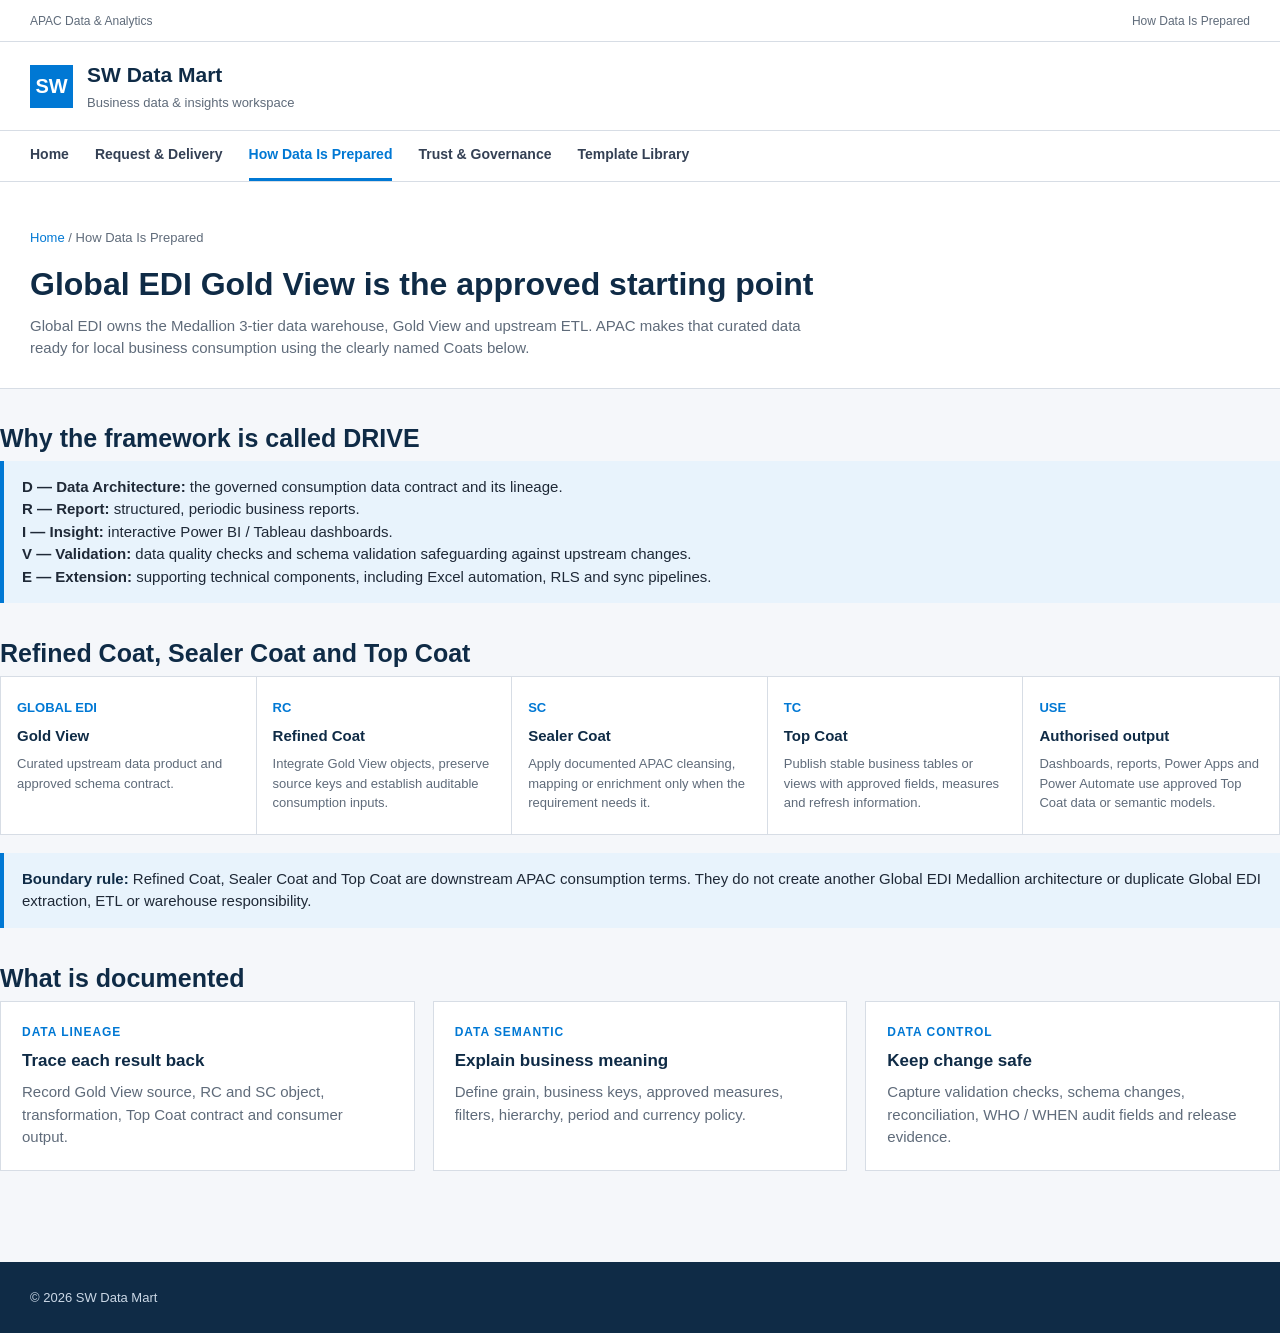
<file: sharepoint-site/pages/architecture.html>
<!doctype html>
<html lang="en"><head><meta charset="utf-8"><meta name="viewport" content="width=device-width,initial-scale=1"><title>How Data Is Prepared | SW Data Mart</title><link rel="stylesheet" href="../assets/styles.css"></head>
<body><div class="topbar"><div class="shell"><span>APAC Data &amp; Analytics</span><span>How Data Is Prepared</span></div></div><header class="sitehead"><div class="shell brandrow"><div class="brand"><div class="mark">SW</div><div><strong>SW Data Mart</strong><span>Business data &amp; insights workspace</span></div></div></div></header><nav><div class="shell"><a href="../index.html">Home</a><a href="drive-workspace.html">Request &amp; Delivery</a><a class="active" href="architecture.html">How Data Is Prepared</a><a href="governance.html">Trust &amp; Governance</a><a href="template-library.html">Template Library</a></div></nav>
<main><div class="page-title"><div class="shell"><div class="breadcrumb"><a href="../index.html">Home</a> / How Data Is Prepared</div><h1>Global EDI Gold View is the approved starting point</h1><p>Global EDI owns the Medallion 3-tier data warehouse, Gold View and upstream ETL. APAC makes that curated data ready for local business consumption using the clearly named Coats below.</p></div></div><div class="shell content">
<section class="section"><h2>Why the framework is called DRIVE</h2><div class="notice"><strong>D — Data Architecture:</strong> the governed consumption data contract and its lineage.<br><strong>R — Report:</strong> structured, periodic business reports.<br><strong>I — Insight:</strong> interactive Power BI / Tableau dashboards.<br><strong>V — Validation:</strong> data quality checks and schema validation safeguarding against upstream changes.<br><strong>E — Extension:</strong> supporting technical components, including Excel automation, RLS and sync pipelines.</div></section>
<section class="section"><h2>Refined Coat, Sealer Coat and Top Coat</h2><div class="process"><div class="item"><span class="num">GLOBAL EDI</span><strong>Gold View</strong><p>Curated upstream data product and approved schema contract.</p></div><div class="item"><span class="num">RC</span><strong>Refined Coat</strong><p>Integrate Gold View objects, preserve source keys and establish auditable consumption inputs.</p></div><div class="item"><span class="num">SC</span><strong>Sealer Coat</strong><p>Apply documented APAC cleansing, mapping or enrichment only when the requirement needs it.</p></div><div class="item"><span class="num">TC</span><strong>Top Coat</strong><p>Publish stable business tables or views with approved fields, measures and refresh information.</p></div><div class="item"><span class="num">USE</span><strong>Authorised output</strong><p>Dashboards, reports, Power Apps and Power Automate use approved Top Coat data or semantic models.</p></div></div><div class="notice" style="margin-top:18px"><b>Boundary rule:</b> Refined Coat, Sealer Coat and Top Coat are downstream APAC consumption terms. They do not create another Global EDI Medallion architecture or duplicate Global EDI extraction, ETL or warehouse responsibility.</div></section>
<section class="section"><h2>What is documented</h2><div class="grid three"><article class="card"><div class="kicker">Data lineage</div><h3>Trace each result back</h3><p>Record Gold View source, RC and SC object, transformation, Top Coat contract and consumer output.</p></article><article class="card"><div class="kicker">Data semantic</div><h3>Explain business meaning</h3><p>Define grain, business keys, approved measures, filters, hierarchy, period and currency policy.</p></article><article class="card"><div class="kicker">Data control</div><h3>Keep change safe</h3><p>Capture validation checks, schema changes, reconciliation, WHO / WHEN audit fields and release evidence.</p></article></div></section>
</div></main><footer class="footer"><div class="shell"><span>© <span data-year></span> SW Data Mart</span></div></footer><script src="../assets/site.js"></script></body></html>
</file>
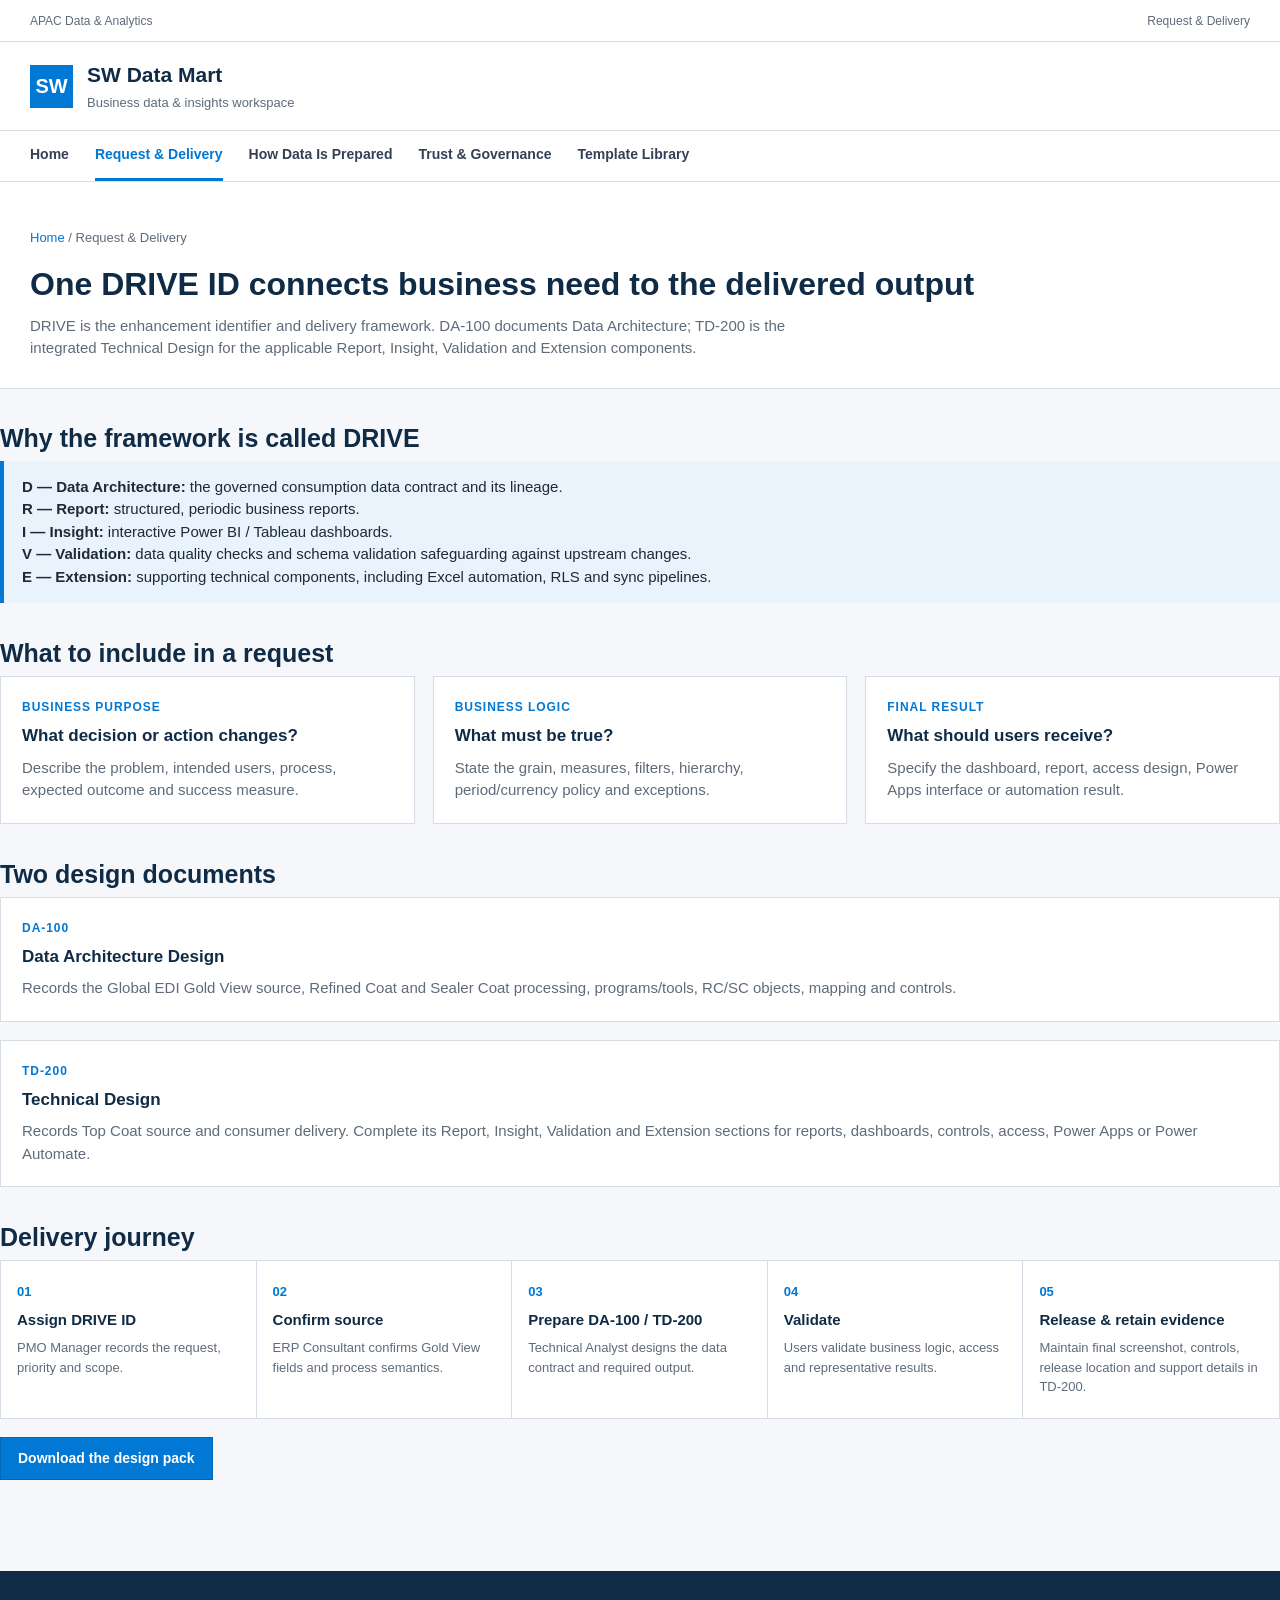
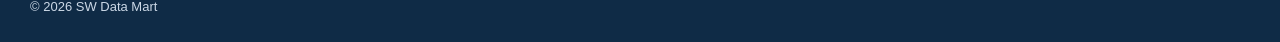
<file: sharepoint-site/pages/drive-workspace.html>
<!doctype html><html lang="en"><head><meta charset="utf-8"><meta name="viewport" content="width=device-width,initial-scale=1"><title>Request &amp; Delivery | SW Data Mart</title><link rel="stylesheet" href="../assets/styles.css"></head><body><div class="topbar"><div class="shell"><span>APAC Data &amp; Analytics</span><span>Request &amp; Delivery</span></div></div><header class="sitehead"><div class="shell brandrow"><div class="brand"><div class="mark">SW</div><div><strong>SW Data Mart</strong><span>Business data &amp; insights workspace</span></div></div></div></header><nav><div class="shell"><a href="../index.html">Home</a><a class="active" href="drive-workspace.html">Request &amp; Delivery</a><a href="architecture.html">How Data Is Prepared</a><a href="governance.html">Trust &amp; Governance</a><a href="template-library.html">Template Library</a></div></nav><main><div class="page-title"><div class="shell"><div class="breadcrumb"><a href="../index.html">Home</a> / Request &amp; Delivery</div><h1>One DRIVE ID connects business need to the delivered output</h1><p>DRIVE is the enhancement identifier and delivery framework. DA-100 documents Data Architecture; TD-200 is the integrated Technical Design for the applicable Report, Insight, Validation and Extension components.</p></div></div><div class="shell content"><section class="section"><h2>Why the framework is called DRIVE</h2><div class="notice"><strong>D — Data Architecture:</strong> the governed consumption data contract and its lineage.<br><strong>R — Report:</strong> structured, periodic business reports.<br><strong>I — Insight:</strong> interactive Power BI / Tableau dashboards.<br><strong>V — Validation:</strong> data quality checks and schema validation safeguarding against upstream changes.<br><strong>E — Extension:</strong> supporting technical components, including Excel automation, RLS and sync pipelines.</div></section><section class="section"><h2>What to include in a request</h2><div class="grid three"><article class="card"><div class="kicker">Business purpose</div><h3>What decision or action changes?</h3><p>Describe the problem, intended users, process, expected outcome and success measure.</p></article><article class="card"><div class="kicker">Business logic</div><h3>What must be true?</h3><p>State the grain, measures, filters, hierarchy, period/currency policy and exceptions.</p></article><article class="card"><div class="kicker">Final result</div><h3>What should users receive?</h3><p>Specify the dashboard, report, access design, Power Apps interface or automation result.</p></article></div></section><section class="section"><h2>Two design documents</h2><div class="grid two"><article class="card"><div class="kicker">DA-100</div><h3>Data Architecture Design</h3><p>Records the Global EDI Gold View source, Refined Coat and Sealer Coat processing, programs/tools, RC/SC objects, mapping and controls.</p></article><article class="card"><div class="kicker">TD-200</div><h3>Technical Design</h3><p>Records Top Coat source and consumer delivery. Complete its Report, Insight, Validation and Extension sections for reports, dashboards, controls, access, Power Apps or Power Automate.</p></article></div></section><section class="section"><h2>Delivery journey</h2><div class="process"><div class="item"><span class="num">01</span><strong>Assign DRIVE ID</strong><p>PMO Manager records the request, priority and scope.</p></div><div class="item"><span class="num">02</span><strong>Confirm source</strong><p>ERP Consultant confirms Gold View fields and process semantics.</p></div><div class="item"><span class="num">03</span><strong>Prepare DA-100 / TD-200</strong><p>Technical Analyst designs the data contract and required output.</p></div><div class="item"><span class="num">04</span><strong>Validate</strong><p>Users validate business logic, access and representative results.</p></div><div class="item"><span class="num">05</span><strong>Release &amp; retain evidence</strong><p>Maintain final screenshot, controls, release location and support details in TD-200.</p></div></div><p style="margin-top:18px"><a class="btn" href="template-library.html">Download the design pack</a></p></section></div></main><footer class="footer"><div class="shell"><span>© <span data-year></span> SW Data Mart</span></div></footer><script src="../assets/site.js"></script></body></html>
</file>
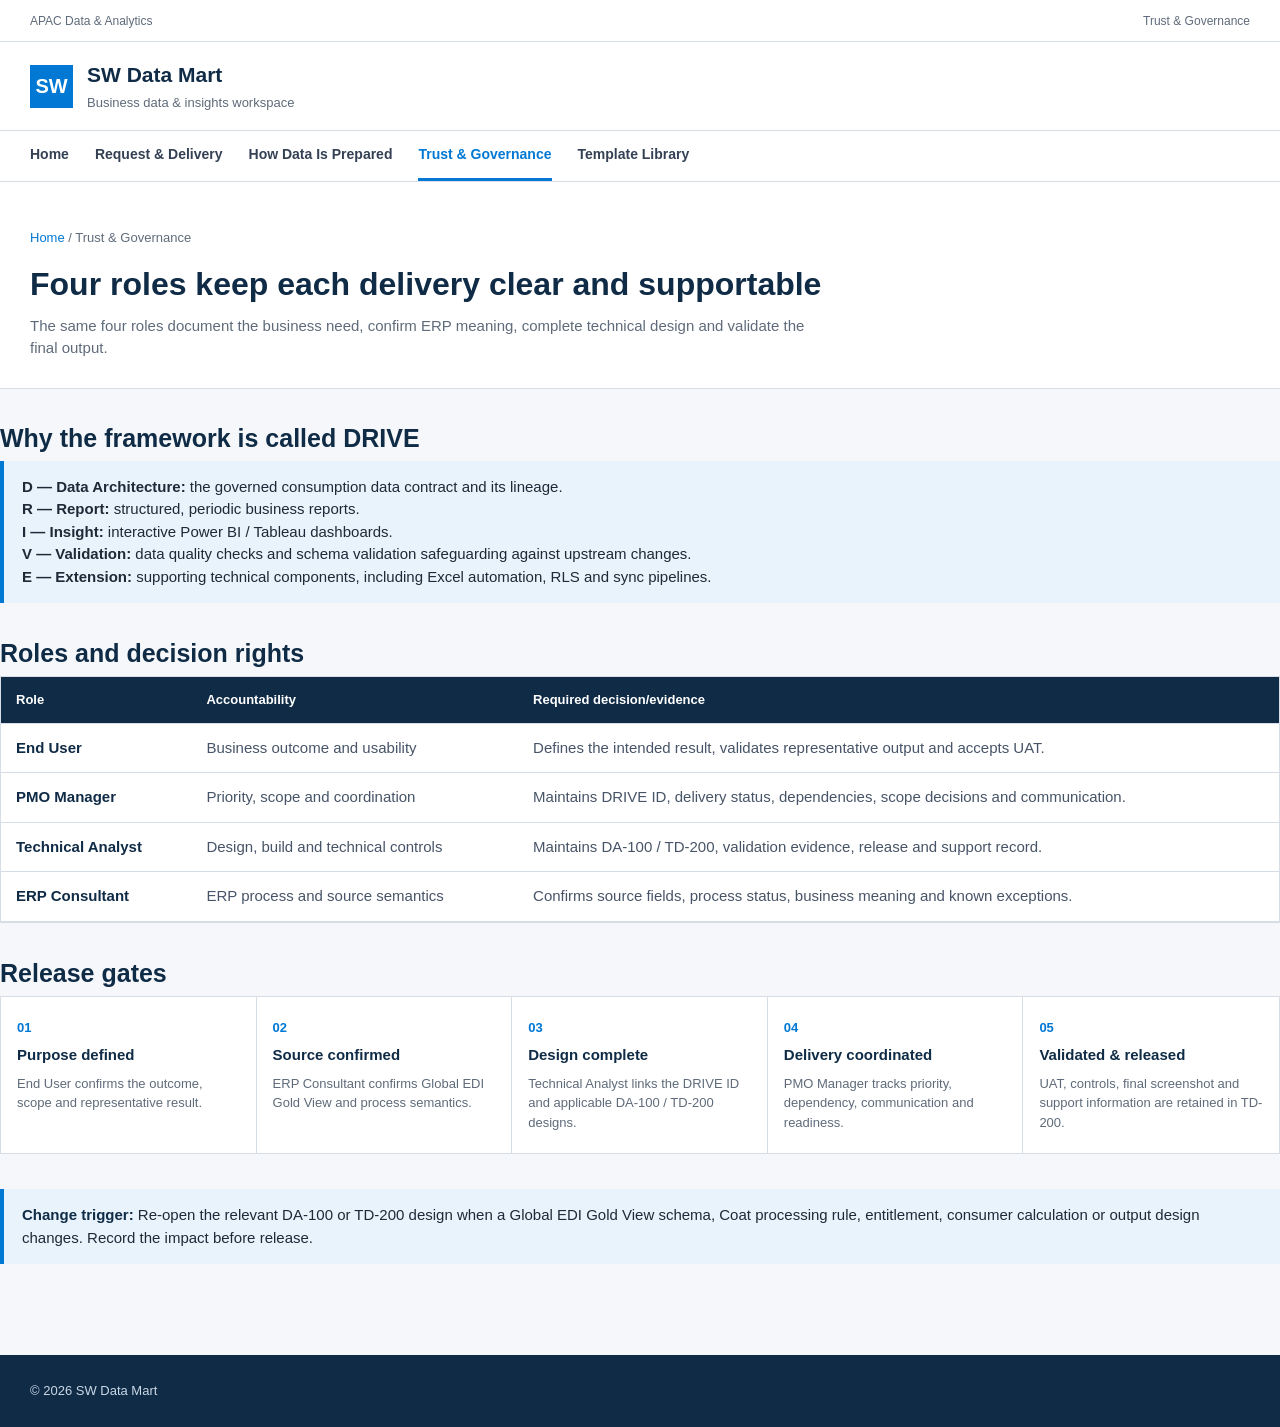
<file: sharepoint-site/pages/governance.html>
<!doctype html>
<html lang="en"><head><meta charset="utf-8"><meta name="viewport" content="width=device-width,initial-scale=1"><title>Trust &amp; Governance | SW Data Mart</title><link rel="stylesheet" href="../assets/styles.css"></head>
<body><div class="topbar"><div class="shell"><span>APAC Data &amp; Analytics</span><span>Trust &amp; Governance</span></div></div><header class="sitehead"><div class="shell brandrow"><div class="brand"><div class="mark">SW</div><div><strong>SW Data Mart</strong><span>Business data &amp; insights workspace</span></div></div></div></header><nav><div class="shell"><a href="../index.html">Home</a><a href="drive-workspace.html">Request &amp; Delivery</a><a href="architecture.html">How Data Is Prepared</a><a class="active" href="governance.html">Trust &amp; Governance</a><a href="template-library.html">Template Library</a></div></nav>
<main><div class="page-title"><div class="shell"><div class="breadcrumb"><a href="../index.html">Home</a> / Trust &amp; Governance</div><h1>Four roles keep each delivery clear and supportable</h1><p>The same four roles document the business need, confirm ERP meaning, complete technical design and validate the final output.</p></div></div><div class="shell content">
<section class="section"><h2>Why the framework is called DRIVE</h2><div class="notice"><strong>D — Data Architecture:</strong> the governed consumption data contract and its lineage.<br><strong>R — Report:</strong> structured, periodic business reports.<br><strong>I — Insight:</strong> interactive Power BI / Tableau dashboards.<br><strong>V — Validation:</strong> data quality checks and schema validation safeguarding against upstream changes.<br><strong>E — Extension:</strong> supporting technical components, including Excel automation, RLS and sync pipelines.</div></section>
<section class="section"><h2>Roles and decision rights</h2><div class="table-wrap"><table><thead><tr><th>Role</th><th>Accountability</th><th>Required decision/evidence</th></tr></thead><tbody><tr><td>End User</td><td>Business outcome and usability</td><td>Defines the intended result, validates representative output and accepts UAT.</td></tr><tr><td>PMO Manager</td><td>Priority, scope and coordination</td><td>Maintains DRIVE ID, delivery status, dependencies, scope decisions and communication.</td></tr><tr><td>Technical Analyst</td><td>Design, build and technical controls</td><td>Maintains DA-100 / TD-200, validation evidence, release and support record.</td></tr><tr><td>ERP Consultant</td><td>ERP process and source semantics</td><td>Confirms source fields, process status, business meaning and known exceptions.</td></tr></tbody></table></div></section>
<section class="section"><h2>Release gates</h2><div class="process"><div class="item"><span class="num">01</span><strong>Purpose defined</strong><p>End User confirms the outcome, scope and representative result.</p></div><div class="item"><span class="num">02</span><strong>Source confirmed</strong><p>ERP Consultant confirms Global EDI Gold View and process semantics.</p></div><div class="item"><span class="num">03</span><strong>Design complete</strong><p>Technical Analyst links the DRIVE ID and applicable DA-100 / TD-200 designs.</p></div><div class="item"><span class="num">04</span><strong>Delivery coordinated</strong><p>PMO Manager tracks priority, dependency, communication and readiness.</p></div><div class="item"><span class="num">05</span><strong>Validated &amp; released</strong><p>UAT, controls, final screenshot and support information are retained in TD-200.</p></div></div></section>
<section class="section"><div class="notice"><b>Change trigger:</b> Re-open the relevant DA-100 or TD-200 design when a Global EDI Gold View schema, Coat processing rule, entitlement, consumer calculation or output design changes. Record the impact before release.</div></section>
</div></main><footer class="footer"><div class="shell"><span>© <span data-year></span> SW Data Mart</span></div></footer><script src="../assets/site.js"></script></body></html>
</file>
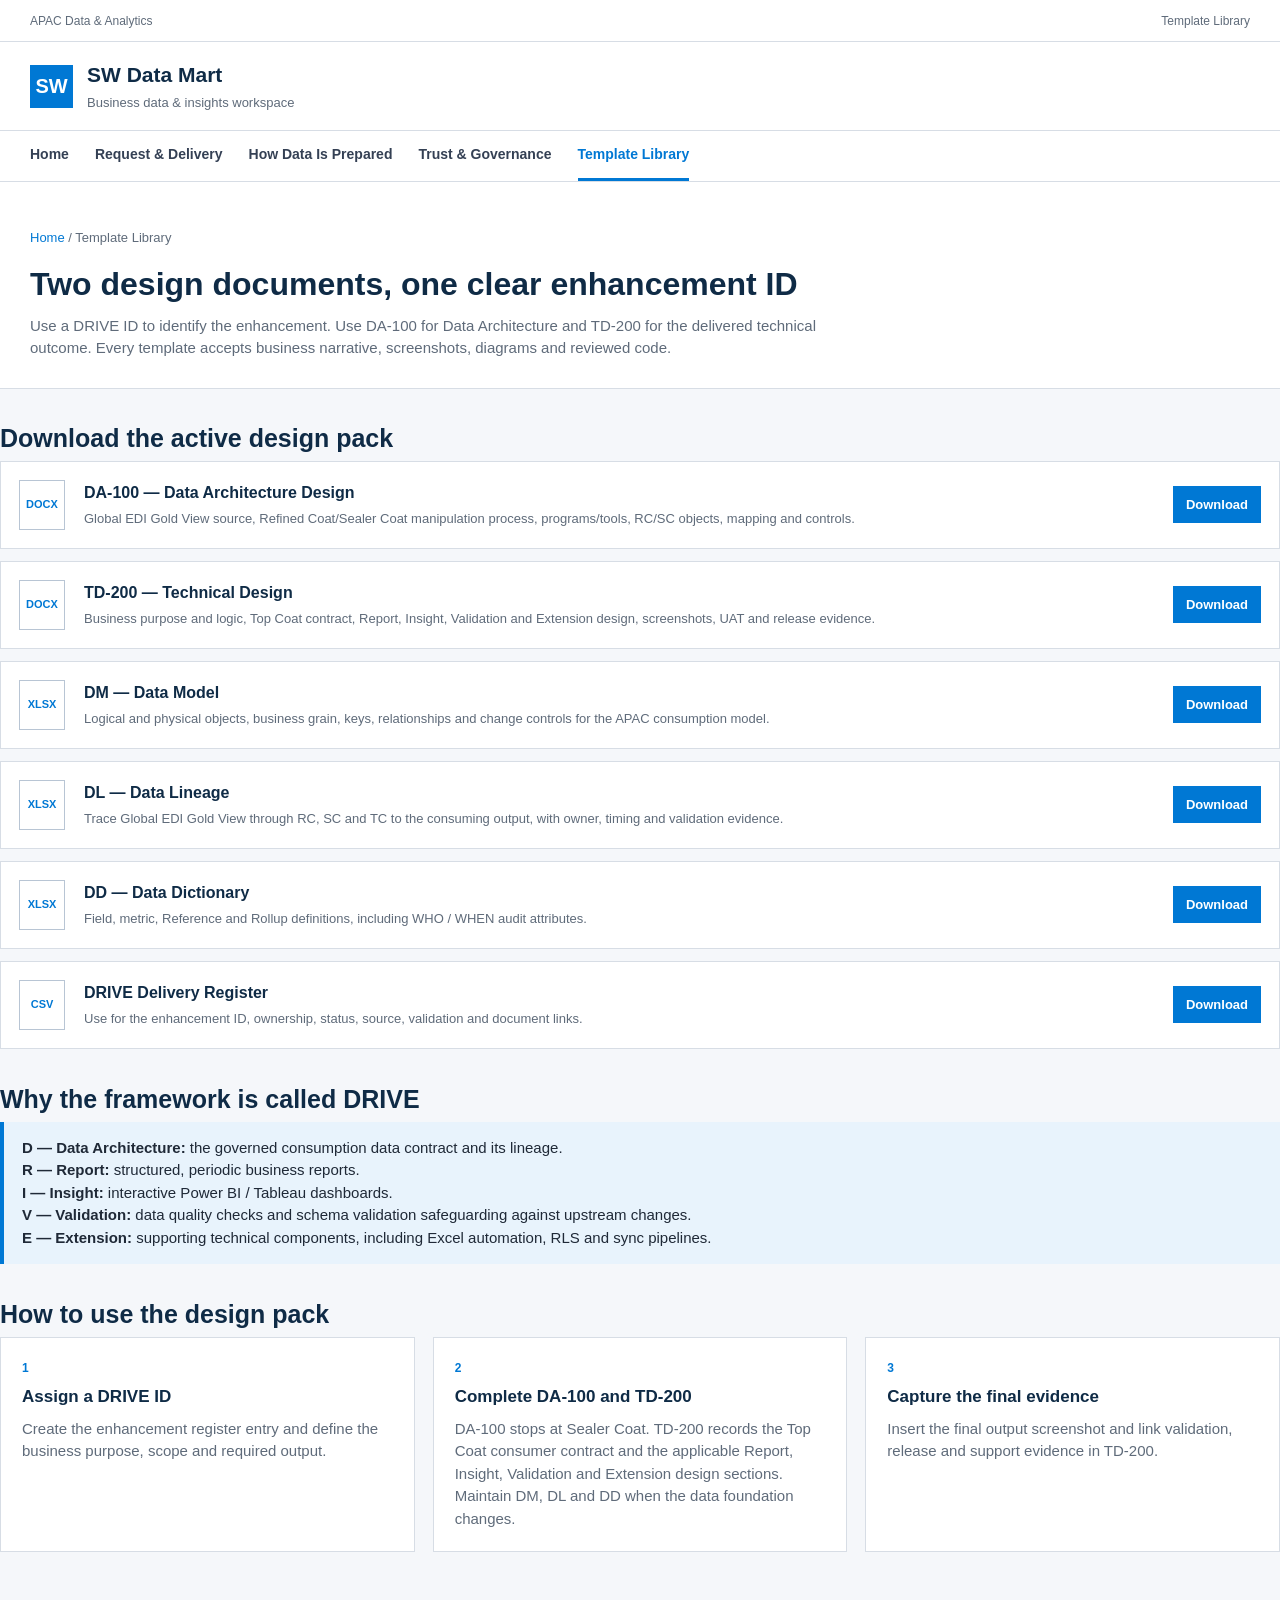
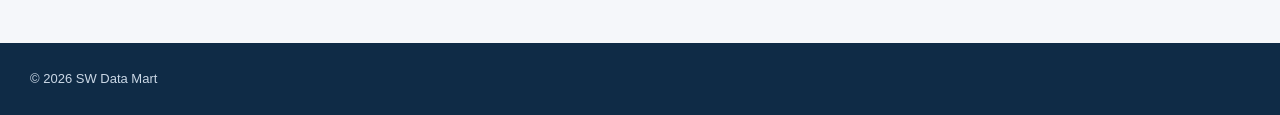
<file: sharepoint-site/pages/template-library.html>
<!doctype html>
<html lang="en"><head><meta charset="utf-8"><meta name="viewport" content="width=device-width,initial-scale=1"><title>Template Library | SW Data Mart</title><link rel="stylesheet" href="../assets/styles.css"></head>
<body><div class="topbar"><div class="shell"><span>APAC Data &amp; Analytics</span><span>Template Library</span></div></div><header class="sitehead"><div class="shell brandrow"><div class="brand"><div class="mark">SW</div><div><strong>SW Data Mart</strong><span>Business data &amp; insights workspace</span></div></div></div></header><nav><div class="shell"><a href="../index.html">Home</a><a href="drive-workspace.html">Request &amp; Delivery</a><a href="architecture.html">How Data Is Prepared</a><a href="governance.html">Trust &amp; Governance</a><a class="active" href="template-library.html">Template Library</a></div></nav>
<main><div class="page-title"><div class="shell"><div class="breadcrumb"><a href="../index.html">Home</a> / Template Library</div><h1>Two design documents, one clear enhancement ID</h1><p>Use a DRIVE ID to identify the enhancement. Use DA-100 for Data Architecture and TD-200 for the delivered technical outcome. Every template accepts business narrative, screenshots, diagrams and reviewed code.</p></div></div><div class="shell content">
<section class="section"><h2>Download the active design pack</h2><div class="download-list"><div class="dl-card"><div class="fileicon">DOCX</div><div><h3>DA-100 — Data Architecture Design</h3><p>Global EDI Gold View source, Refined Coat/Sealer Coat manipulation process, programs/tools, RC/SC objects, mapping and controls.</p></div><a class="download" href="../../deliverables/template-library/DA-100_Data_Architecture_Design_Template.docx" download>Download</a></div><div class="dl-card"><div class="fileicon">DOCX</div><div><h3>TD-200 — Technical Design</h3><p>Business purpose and logic, Top Coat contract, Report, Insight, Validation and Extension design, screenshots, UAT and release evidence.</p></div><a class="download" href="../../deliverables/template-library/TD-200_Technical_Design_Template.docx" download>Download</a></div><div class="dl-card"><div class="fileicon">XLSX</div><div><h3>DM — Data Model</h3><p>Logical and physical objects, business grain, keys, relationships and change controls for the APAC consumption model.</p></div><a class="download" href="../../deliverables/template-library/DM_Data_Model_Template.xlsx" download>Download</a></div><div class="dl-card"><div class="fileicon">XLSX</div><div><h3>DL — Data Lineage</h3><p>Trace Global EDI Gold View through RC, SC and TC to the consuming output, with owner, timing and validation evidence.</p></div><a class="download" href="../../deliverables/template-library/DL_Data_Lineage_Template.xlsx" download>Download</a></div><div class="dl-card"><div class="fileicon">XLSX</div><div><h3>DD — Data Dictionary</h3><p>Field, metric, Reference and Rollup definitions, including WHO / WHEN audit attributes.</p></div><a class="download" href="../../deliverables/template-library/DD_Data_Dictionary_Template.xlsx" download>Download</a></div><div class="dl-card"><div class="fileicon">CSV</div><div><h3>DRIVE Delivery Register</h3><p>Use for the enhancement ID, ownership, status, source, validation and document links.</p></div><a class="download" href="../../deliverables/template-library/DRIVE_Delivery_Register_Template.csv" download>Download</a></div></div></section>
<section class="section"><h2>Why the framework is called DRIVE</h2><div class="notice"><strong>D — Data Architecture:</strong> the governed consumption data contract and its lineage.<br><strong>R — Report:</strong> structured, periodic business reports.<br><strong>I — Insight:</strong> interactive Power BI / Tableau dashboards.<br><strong>V — Validation:</strong> data quality checks and schema validation safeguarding against upstream changes.<br><strong>E — Extension:</strong> supporting technical components, including Excel automation, RLS and sync pipelines.</div></section>
<section class="section"><h2>How to use the design pack</h2><div class="grid three"><article class="card"><div class="kicker">1</div><h3>Assign a DRIVE ID</h3><p>Create the enhancement register entry and define the business purpose, scope and required output.</p></article><article class="card"><div class="kicker">2</div><h3>Complete DA-100 and TD-200</h3><p>DA-100 stops at Sealer Coat. TD-200 records the Top Coat consumer contract and the applicable Report, Insight, Validation and Extension design sections. Maintain DM, DL and DD when the data foundation changes.</p></article><article class="card"><div class="kicker">3</div><h3>Capture the final evidence</h3><p>Insert the final output screenshot and link validation, release and support evidence in TD-200.</p></article></div></section>
</div></main><footer class="footer"><div class="shell"><span>© <span data-year></span> SW Data Mart</span></div></footer><script src="../assets/site.js"></script></body></html>
</file>
<file: sharepoint-site/assets/styles.css>
:root{--blue:#0078d4;--navy:#0f2b46;--ink:#1f2937;--muted:#5f6b7a;--bg:#f5f7fa;--line:#d7dde5;--white:#fff;--green:#107c10;--gold:#8a5d00}*{box-sizing:border-box}html{scroll-behavior:smooth}body{margin:0;background:var(--bg);color:var(--ink);font:15px/1.5 "Segoe UI",SegoeUI,Arial,sans-serif}.shell{max-width:1280px;margin:auto;padding:0 30px}.topbar{height:42px;background:#fff;border-bottom:1px solid var(--line);display:flex;align-items:center}.topbar .shell{width:100%;display:flex;justify-content:space-between;font-size:12px;color:var(--muted)}.sitehead{background:#fff}.brandrow{min-height:88px;display:flex;align-items:center;justify-content:space-between;gap:24px}.brand{display:flex;align-items:center;gap:14px}.mark{width:43px;height:43px;background:var(--blue);display:grid;place-items:center;color:#fff;font-weight:800;font-size:20px}.brand strong{display:block;color:var(--navy);font-size:21px}.brand span{color:var(--muted);font-size:13px}.utility{font-size:13px;color:var(--muted)}nav{background:#fff;border-top:1px solid var(--line);border-bottom:1px solid var(--line)}nav .shell{display:flex;gap:26px;overflow:auto}nav a{padding:13px 0;color:#344054;text-decoration:none;white-space:nowrap;font-weight:600;font-size:14px;border-bottom:3px solid transparent}nav a:hover,nav a.active{color:var(--blue);border-color:var(--blue)}.hero{background:linear-gradient(105deg,#0f2b46 0%,#164d7a 62%,#0067b8 100%);color:white;padding:54px 0}.hero .shell{display:grid;grid-template-columns:1.25fr .75fr;gap:50px;align-items:center}.eyebrow{font-size:12px;font-weight:800;letter-spacing:.1em;text-transform:uppercase;color:#a9d4ff}.hero h1{font-size:42px;line-height:1.08;margin:12px 0}.hero p{margin:0;max-width:700px;color:#e5f2ff;font-size:18px}.hero-panel{background:#ffffff18;border:1px solid #ffffff55;padding:22px}.hero-panel strong{display:block;font-size:13px;text-transform:uppercase;letter-spacing:.08em;color:#c6e5ff}.hero-panel p{font-size:15px;margin-top:9px}.btn{display:inline-block;text-decoration:none;background:var(--blue);color:white;padding:10px 17px;font-weight:700;font-size:14px;border:1px solid #0067b8}.btn.light{background:white;color:var(--blue);border-color:white}.hero .actions{margin-top:24px;display:flex;gap:12px;flex-wrap:wrap}.content{padding:34px 0 56px}.section{margin:0 0 35px}.section h2{font-size:25px;line-height:1.2;color:var(--navy);margin:0 0 8px}.section .intro{color:var(--muted);margin:0 0 18px;font-size:16px}.grid{display:grid;gap:18px}.grid.three{grid-template-columns:repeat(3,1fr)}.grid.four{grid-template-columns:repeat(4,1fr)}.card{background:#fff;border:1px solid var(--line);padding:21px}.card h3{color:var(--navy);font-size:17px;margin:0 0 8px}.card p{color:var(--muted);margin:0}.card .kicker{font-size:12px;font-weight:800;letter-spacing:.08em;color:var(--blue);text-transform:uppercase;margin-bottom:7px}.card a{color:var(--blue);font-weight:700;text-decoration:none}.card a:hover{text-decoration:underline}.notice{background:#e8f3fc;border-left:4px solid var(--blue);padding:15px 18px}.notice b{color:var(--navy)}.process{display:grid;grid-template-columns:repeat(5,1fr);gap:0;background:#fff;border:1px solid var(--line)}.process .item{padding:21px 16px;min-height:151px;position:relative}.process .item:not(:last-child){border-right:1px solid var(--line)}.process .num{display:block;color:var(--blue);font-size:13px;font-weight:800}.process strong{display:block;margin:7px 0;color:var(--navy)}.process p{font-size:13px;color:var(--muted);margin:0}.quick{display:grid;grid-template-columns:1.1fr .9fr;gap:18px}.list{background:#fff;border:1px solid var(--line)}.list h3{padding:17px 19px;margin:0;border-bottom:1px solid var(--line);font-size:16px;color:var(--navy)}.list a,.list .row{display:flex;justify-content:space-between;gap:14px;padding:14px 19px;border-bottom:1px solid var(--line);text-decoration:none;color:var(--ink)}.list a:last-child,.list .row:last-child{border-bottom:0}.list a:hover{background:#f8fbff}.list small{color:var(--muted);display:block}.badge{display:inline-block;padding:2px 7px;font-size:11px;font-weight:700;background:#e9eef6;color:#344054}.badge.live{background:#dff6dd;color:#0c5c0c}.badge.new{background:#e8f3fc;color:#005a9e}.breadcrumb{padding:18px 0 12px;font-size:13px;color:var(--muted)}.breadcrumb a{color:var(--blue);text-decoration:none}.page-title{background:#fff;border-bottom:1px solid var(--line);padding:28px 0}.page-title h1{color:var(--navy);font-size:32px;margin:0 0 7px}.page-title p{color:var(--muted);margin:0;max-width:800px}.table-wrap{overflow:auto;background:#fff;border:1px solid var(--line)}table{border-collapse:collapse;width:100%;min-width:750px}th,td{padding:13px 15px;text-align:left;vertical-align:top;border-bottom:1px solid var(--line)}th{background:var(--navy);color:#fff;font-size:13px}td{color:#475467}td:first-child{font-weight:700;color:var(--navy)}.dl-card{display:grid;grid-template-columns:50px 1fr auto;gap:15px;align-items:center;background:#fff;border:1px solid var(--line);padding:18px;margin-bottom:12px}.fileicon{width:46px;height:50px;border:1px solid #b8c5d4;color:var(--blue);font-weight:800;font-size:11px;display:grid;place-items:center}.dl-card h3{margin:0 0 4px;color:var(--navy);font-size:16px}.dl-card p{margin:0;color:var(--muted);font-size:13px}.download{background:var(--blue);color:#fff;text-decoration:none;padding:9px 13px;font-size:13px;font-weight:700;white-space:nowrap}.download:hover{background:#0067b8}.footer{background:#0f2b46;color:#cbd8e6;padding:26px 0;font-size:13px}.footer .shell{display:flex;justify-content:space-between;gap:20px;flex-wrap:wrap}.footer a{color:#c6e5ff;text-decoration:none}@media(max-width:850px){.hero .shell,.quick{grid-template-columns:1fr}.grid.three,.grid.four{grid-template-columns:repeat(2,1fr)}.process{grid-template-columns:repeat(2,1fr)}.process .item{border-bottom:1px solid var(--line)}.process .item:nth-child(2n){border-right:0}.hero h1{font-size:34px}}@media(max-width:520px){.shell{padding:0 18px}.utility{display:none}.grid.three,.grid.four,.process{grid-template-columns:1fr}.process .item{border-right:0!important}.brand strong{font-size:17px}.hero{padding:40px 0}.hero h1{font-size:30px}.dl-card{grid-template-columns:44px 1fr}.download{grid-column:1 / -1;text-align:center}}
</file>
